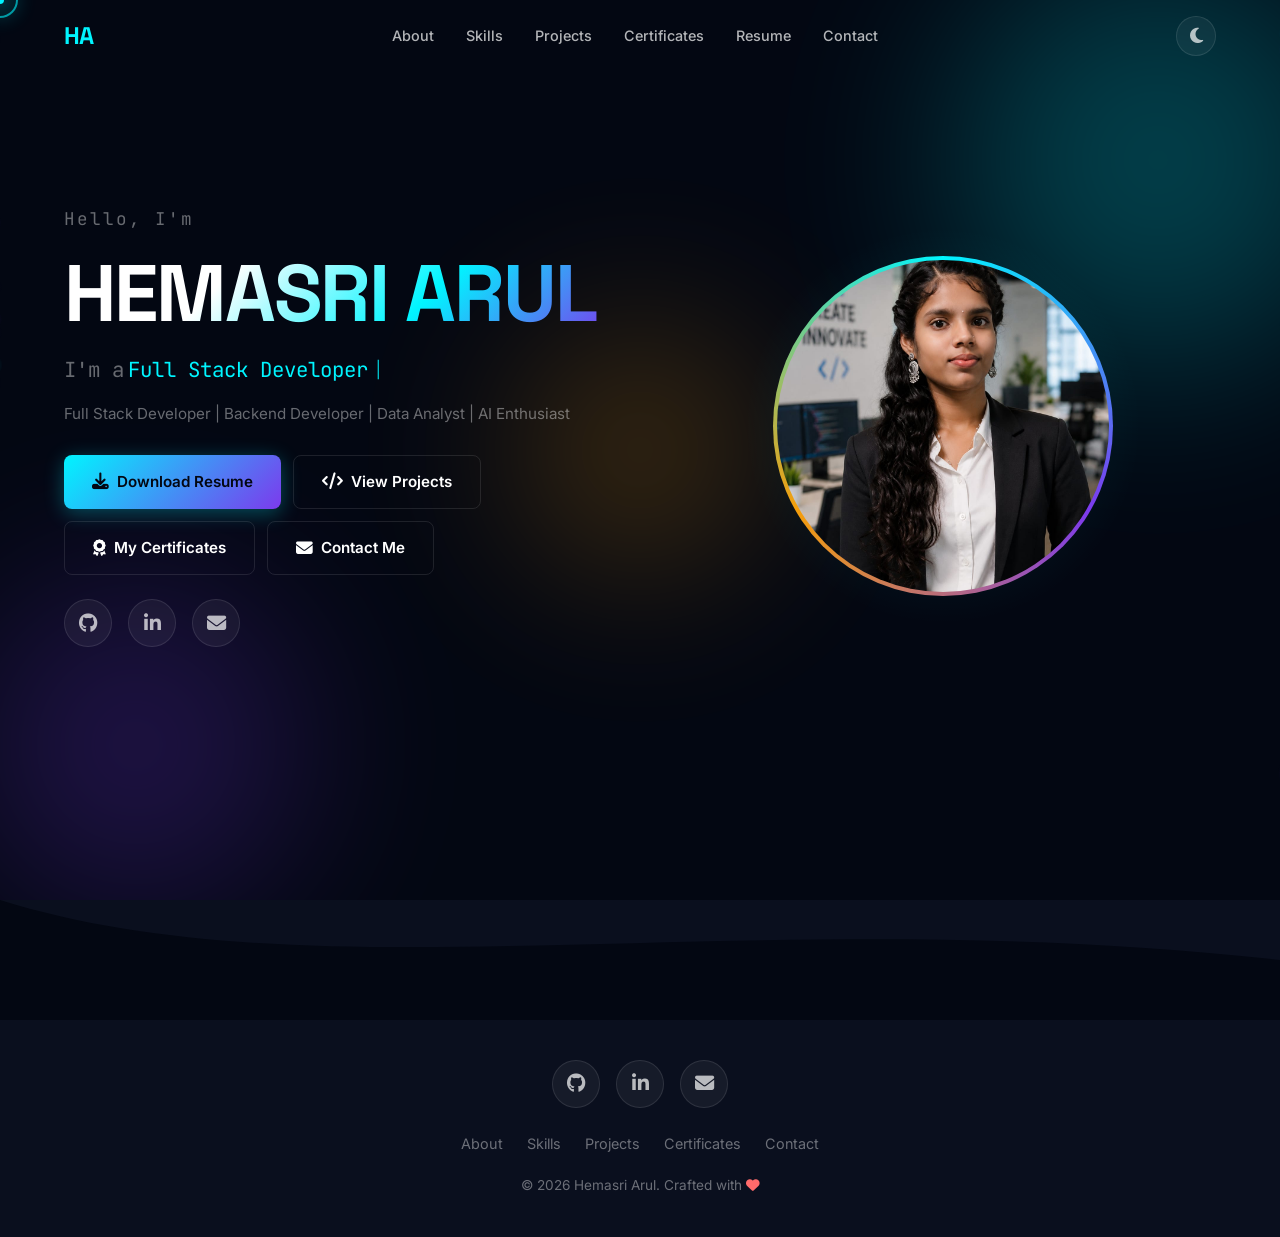
<file: index.html>
<!DOCTYPE html>
<html lang="en" data-theme="dark">
<head>
  <meta charset="UTF-8">
  <meta name="viewport" content="width=device-width, initial-scale=1.0">
  <meta name="description" content="Hemasri Arul - Full Stack Developer & AI Enthusiast. Premium portfolio showcasing projects, skills, and achievements.">
  <meta name="keywords" content="Hemasri Arul, Full Stack Developer, Portfolio, Web Developer, Data Analyst, AI">
  <meta name="author" content="Hemasri Arul">
  <meta property="og:title" content="Hemasri Arul | Portfolio">
  <meta property="og:description" content="Full Stack Developer & AI Enthusiast">
  <meta property="og:type" content="website">
  <meta name="theme-color" content="#00F5FF">
  <link rel="preconnect" href="https://fonts.googleapis.com">
  <link rel="preconnect" href="https://fonts.gstatic.com" crossorigin>
  <link href="https://fonts.googleapis.com/css2?family=Inter:wght@300;400;500;600;700;800;900&family=Space+Grotesk:wght@400;500;600;700&family=JetBrains+Mono:wght@400;500&display=swap" rel="stylesheet">
  <link rel="stylesheet" href="https://cdnjs.cloudflare.com/ajax/libs/font-awesome/6.5.0/css/all.min.css">
  <link rel="stylesheet" href="css/style.css">
  <link rel="stylesheet" href="css/animations.css">
  <link rel="stylesheet" href="css/responsive.css">
  <title>Hemasri Arul | Full Stack Developer</title>
</head>
<body>

  <div id="loader" class="loader" role="status" aria-label="Loading">
    <div class="loader-inner">
      <div class="loader-initials">HA</div>
      <div class="loader-bar-track">
        <div class="loader-bar" id="loaderBar"></div>
      </div>
      <p class="loader-text">Loading Portfolio...</p>
    </div>
  </div>

  <div class="cursor-outer" id="cursorOuter"></div>
  <div class="cursor-inner" id="cursorInner"></div>
  <canvas id="cursorTrail" class="cursor-trail"></canvas>

  <div class="scroll-progress" id="scrollProgress" role="progressbar" aria-label="Scroll progress">
    <div class="scroll-progress-bar" id="scrollProgressBar"></div>
  </div>

  <header class="header" id="header" role="banner">
    <nav class="nav container" role="navigation" aria-label="Main navigation">
      <a href="index.html" class="nav-logo" aria-label="Home">HA</a>
      <div class="nav-links" id="navLinks">
        <a href="about.html" class="nav-link">About</a>
        <a href="skills.html" class="nav-link">Skills</a>
        <a href="projects.html" class="nav-link">Projects</a>
        <a href="certificates.html" class="nav-link">Certificates</a>
        <a href="resume.html" class="nav-link">Resume</a>
        <a href="contact.html" class="nav-link">Contact</a>
      </div>
      <div class="nav-actions">
        <button class="theme-toggle" id="themeToggle" aria-label="Toggle theme">
          <i class="fas fa-moon" id="themeIcon"></i>
        </button>
        <button class="nav-hamburger" id="navHamburger" aria-label="Menu" aria-expanded="false">
          <span></span><span></span><span></span>
        </button>
      </div>
    </nav>
  </header>

  <section id="hero" class="hero section" aria-label="Home">
    <canvas id="particleCanvas" class="hero-particles"></canvas>
    <div class="hero-bg-circles">
      <div class="hero-circle hero-circle-1"></div>
      <div class="hero-circle hero-circle-2"></div>
      <div class="hero-circle hero-circle-3"></div>
    </div>

    <div class="container hero-content">
      <div class="hero-text">
        <p class="hero-greeting">Hello, I'm</p>
        <h1 class="hero-name">HEMASRI ARUL</h1>
        <div class="hero-typing">
          <span class="hero-typing-static">I'm a </span>
          <span class="hero-typing-dynamic" id="typingText">Full Stack Developer</span>
          <span class="hero-typing-cursor">|</span>
        </div>
        <p class="hero-tagline">Full Stack Developer | Backend Developer | Data Analyst | AI Enthusiast</p>
        <div class="hero-buttons">
          <a href="resume/Hemasri_Arul_Resume.pdf" class="btn btn-primary" id="downloadResume" download><i class="fas fa-download"></i> Download Resume</a>
          <a href="projects.html" class="btn btn-outline"><i class="fas fa-code"></i> View Projects</a>
          <a href="certificates.html" class="btn btn-outline"><i class="fas fa-award"></i> My Certificates</a>
          <a href="contact.html" class="btn btn-outline"><i class="fas fa-envelope"></i> Contact Me</a>
        </div>
        <div class="hero-socials">
          <a href="https://github.com/arulhemasri21-code" target="_blank" rel="noopener" class="social-icon" aria-label="GitHub"><i class="fab fa-github"></i></a>
          <a href="https://www.linkedin.com/in/hemasri-a-61a139381" target="_blank" rel="noopener" class="social-icon" aria-label="LinkedIn"><i class="fab fa-linkedin-in"></i></a>
          <a href="mailto:arulhemasri21@gmail.com" class="social-icon" aria-label="Email"><i class="fas fa-envelope"></i></a>
        </div>
      </div>
      <div class="hero-image-wrapper">
        <div class="hero-image-glow"></div>
        <div class="hero-image-ring">
          <div class="hero-image-ring-inner">
            <img src="images/profile.jpg" alt="Hemasri Arul" class="hero-image" id="heroImage" onerror="this.style.display='none'; document.querySelector('.hero-image-ring').classList.add('no-image')">
            <div class="hero-image-placeholder">
              <span>HA</span>
            </div>
          </div>
        </div>
      </div>
    </div>

  </section>

  <footer class="footer" role="contentinfo">
    <div class="footer-wave">
      <svg viewBox="0 0 1200 120" preserveAspectRatio="none">
        <path d="M0,0 C300,100 700,0 1200,60 L1200,120 L0,120 Z" class="wave-path"></path>
      </svg>
    </div>
    <div class="container footer-content">
      <div class="footer-socials">
        <a href="https://github.com/arulhemasri21-code" target="_blank" rel="noopener" class="social-icon" aria-label="GitHub"><i class="fab fa-github"></i></a>
        <a href="https://www.linkedin.com/in/hemasri-a-61a139381" target="_blank" rel="noopener" class="social-icon" aria-label="LinkedIn"><i class="fab fa-linkedin-in"></i></a>
        <a href="mailto:arulhemasri21@gmail.com" class="social-icon" aria-label="Email"><i class="fas fa-envelope"></i></a>
      </div>
      <div class="footer-links">
        <a href="about.html">About</a>
        <a href="skills.html">Skills</a>
        <a href="projects.html">Projects</a>
        <a href="certificates.html">Certificates</a>
        <a href="contact.html">Contact</a>
      </div>
      <p class="footer-copy">
        &copy; <span id="footerYear">2024</span> Hemasri Arul. Crafted with <i class="fas fa-heart" style="color: #ff6b6b;"></i>
      </p>
    </div>
    <button class="back-to-top" id="backToTop" aria-label="Back to top">
      <i class="fas fa-rocket"></i>
    </button>
  </footer>

  <script src="js/particles.js"></script>
  <script src="js/cursor.js"></script>
  <script src="js/typing.js"></script>
  <script src="js/script.js"></script>
</body>
</html>
</file>
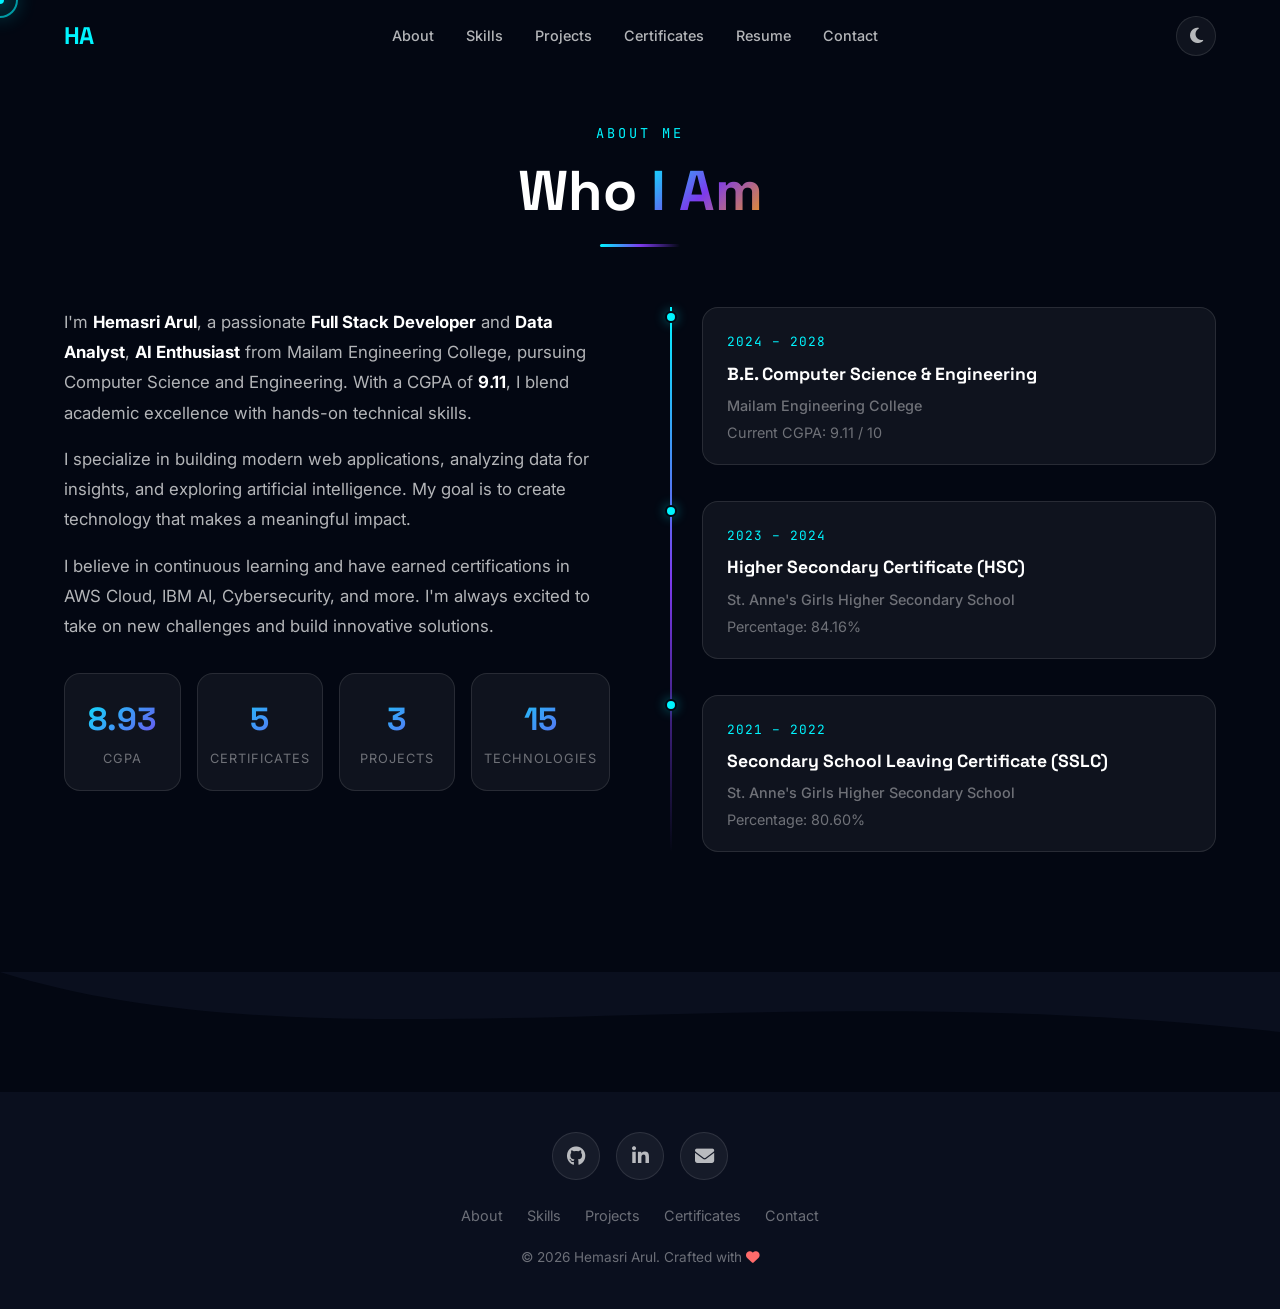
<file: about.html>
<!DOCTYPE html>
<html lang="en" data-theme="dark">
<head>
  <meta charset="UTF-8">
  <meta name="viewport" content="width=device-width, initial-scale=1.0">
  <meta name="description" content="About Hemasri Arul - Full Stack Developer & AI Enthusiast">
  <meta name="author" content="Hemasri Arul">
  <meta name="theme-color" content="#00F5FF">
  <link rel="preconnect" href="https://fonts.googleapis.com">
  <link rel="preconnect" href="https://fonts.gstatic.com" crossorigin>
  <link href="https://fonts.googleapis.com/css2?family=Inter:wght@300;400;500;600;700;800;900&family=Space+Grotesk:wght@400;500;600;700&family=JetBrains+Mono:wght@400;500&display=swap" rel="stylesheet">
  <link rel="stylesheet" href="https://cdnjs.cloudflare.com/ajax/libs/font-awesome/6.5.0/css/all.min.css">
  <link rel="stylesheet" href="css/style.css">
  <link rel="stylesheet" href="css/animations.css">
  <link rel="stylesheet" href="css/responsive.css">
  <title>About | Hemasri Arul</title>
</head>
<body>

  <div class="cursor-outer" id="cursorOuter"></div>
  <div class="cursor-inner" id="cursorInner"></div>
  <canvas id="cursorTrail" class="cursor-trail"></canvas>

  <header class="header" id="header" role="banner">
    <nav class="nav container" role="navigation" aria-label="Main navigation">
      <a href="index.html" class="nav-logo" aria-label="Home">HA</a>
      <div class="nav-links" id="navLinks">
        <a href="about.html" class="nav-link active">About</a>
        <a href="skills.html" class="nav-link">Skills</a>
        <a href="projects.html" class="nav-link">Projects</a>
        <a href="certificates.html" class="nav-link">Certificates</a>
        <a href="resume.html" class="nav-link">Resume</a>
        <a href="contact.html" class="nav-link">Contact</a>
      </div>
      <div class="nav-actions">
        <button class="theme-toggle" id="themeToggle" aria-label="Toggle theme">
          <i class="fas fa-moon" id="themeIcon"></i>
        </button>
        <button class="nav-hamburger" id="navHamburger" aria-label="Menu" aria-expanded="false">
          <span></span><span></span><span></span>
        </button>
      </div>
    </nav>
  </header>

  <section id="about" class="about section" aria-label="About me">
    <div class="container">
      <div class="section-header">
        <span class="section-subtitle">About Me</span>
        <h2 class="section-title">Who <span class="gradient-text">I Am</span></h2>
        <div class="section-divider"></div>
      </div>
      <div class="about-content">
        <div class="about-text reveal">
          <p>I'm <strong>Hemasri Arul</strong>, a passionate <strong>Full Stack Developer</strong> and <strong>Data Analyst</strong>, <strong>AI Enthusiast</strong> from Mailam Engineering College, pursuing Computer Science and Engineering. With a CGPA of <strong>9.11</strong>, I blend academic excellence with hands-on technical skills.</p>
          <p>I specialize in building modern web applications, analyzing data for insights, and exploring artificial intelligence. My goal is to create technology that makes a meaningful impact.</p>
          <p>I believe in continuous learning and have earned certifications in AWS Cloud, IBM AI, Cybersecurity, and more. I'm always excited to take on new challenges and build innovative solutions.</p>
          <div class="about-stats">
            <div class="stat-item">
              <span class="stat-number counter" data-target="9.11" data-decimal="true">0</span>
              <span class="stat-label">CGPA</span>
            </div>
            <div class="stat-item">
              <span class="stat-number counter" data-target="5">0</span>
              <span class="stat-label">Certificates</span>
            </div>
            <div class="stat-item">
              <span class="stat-number counter" data-target="3">0</span>
              <span class="stat-label">Projects</span>
            </div>
            <div class="stat-item">
              <span class="stat-number counter" data-target="15">0</span>
              <span class="stat-label">Technologies</span>
            </div>
          </div>
        </div>
        <div class="about-timeline reveal">
          <div class="timeline-item">
            <div class="timeline-dot"></div>
            <div class="timeline-content">
              <span class="timeline-date">2024 – 2028</span>
              <h3>B.E. Computer Science & Engineering</h3>
              <p class="timeline-sub">Mailam Engineering College</p>
              <p>Current CGPA: 9.11 / 10</p>
            </div>
          </div>
          <div class="timeline-item">
            <div class="timeline-dot"></div>
            <div class="timeline-content">
              <span class="timeline-date">2023 – 2024</span>
              <h3>Higher Secondary Certificate (HSC)</h3>
              <p class="timeline-sub">St. Anne's Girls Higher Secondary School</p>
              <p>Percentage: 84.16%</p>
            </div>
          </div>
          <div class="timeline-item">
            <div class="timeline-dot"></div>
            <div class="timeline-content">
              <span class="timeline-date">2021 – 2022</span>
              <h3>Secondary School Leaving Certificate (SSLC)</h3>
              <p class="timeline-sub">St. Anne's Girls Higher Secondary School</p>
              <p>Percentage: 80.60%</p>
            </div>
          </div>
        </div>
      </div>
    </div>
  </section>

  <footer class="footer" role="contentinfo">
    <div class="footer-wave">
      <svg viewBox="0 0 1200 120" preserveAspectRatio="none">
        <path d="M0,0 C300,100 700,0 1200,60 L1200,120 L0,120 Z" class="wave-path"></path>
      </svg>
    </div>
    <div class="container footer-content">
      <div class="footer-socials">
        <a href="https://github.com/arulhemasri21-code" target="_blank" rel="noopener" class="social-icon" aria-label="GitHub"><i class="fab fa-github"></i></a>
        <a href="https://www.linkedin.com/in/hemasri-a-61a139381" target="_blank" rel="noopener" class="social-icon" aria-label="LinkedIn"><i class="fab fa-linkedin-in"></i></a>
        <a href="mailto:arulhemasri21@gmail.com" class="social-icon" aria-label="Email"><i class="fas fa-envelope"></i></a>
      </div>
      <div class="footer-links">
        <a href="about.html">About</a>
        <a href="skills.html">Skills</a>
        <a href="projects.html">Projects</a>
        <a href="certificates.html">Certificates</a>
        <a href="contact.html">Contact</a>
      </div>
      <p class="footer-copy">
        &copy; <span id="footerYear">2024</span> Hemasri Arul. Crafted with <i class="fas fa-heart" style="color: #ff6b6b;"></i>
      </p>
    </div>
    <button class="back-to-top" id="backToTop" aria-label="Back to top">
      <i class="fas fa-rocket"></i>
    </button>
  </footer>

  <script src="js/particles.js"></script>
  <script src="js/cursor.js"></script>
  <script src="js/typing.js"></script>
  <script src="js/script.js"></script>
</body>
</html>
</file>
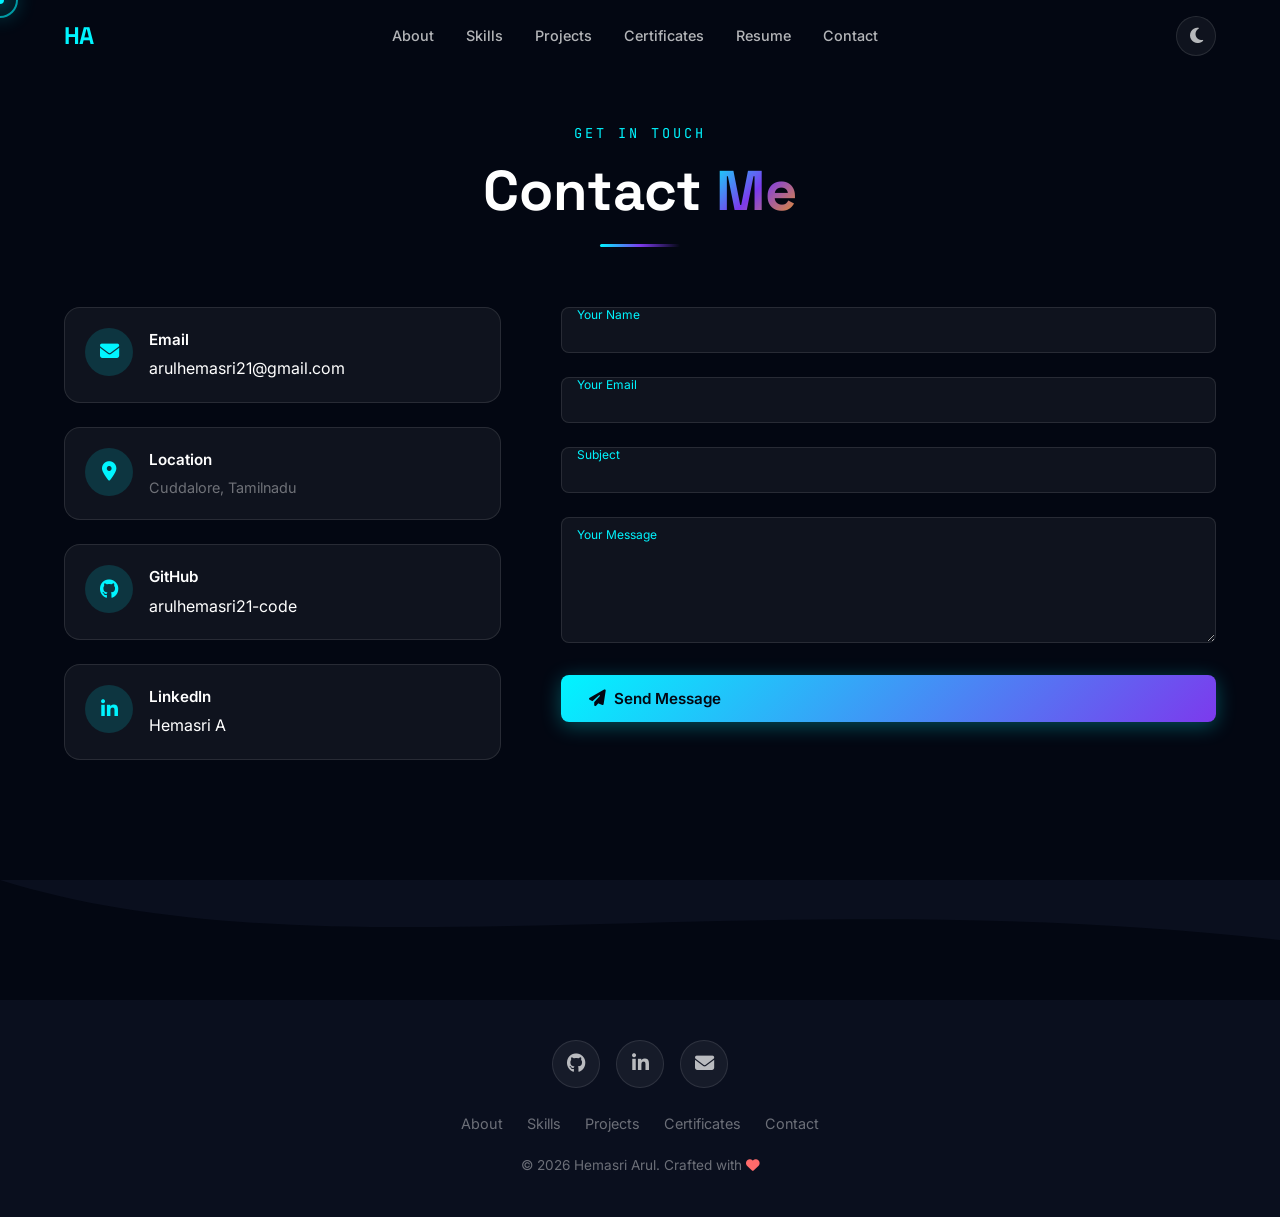
<file: contact.html>
<!DOCTYPE html>
<html lang="en" data-theme="dark">
<head>
  <meta charset="UTF-8">
  <meta name="viewport" content="width=device-width, initial-scale=1.0">
  <meta name="description" content="Contact Hemasri Arul - Full Stack Developer & AI Enthusiast">
  <meta name="author" content="Hemasri Arul">
  <meta name="theme-color" content="#00F5FF">
  <link rel="preconnect" href="https://fonts.googleapis.com">
  <link rel="preconnect" href="https://fonts.gstatic.com" crossorigin>
  <link href="https://fonts.googleapis.com/css2?family=Inter:wght@300;400;500;600;700;800;900&family=Space+Grotesk:wght@400;500;600;700&family=JetBrains+Mono:wght@400;500&display=swap" rel="stylesheet">
  <link rel="stylesheet" href="https://cdnjs.cloudflare.com/ajax/libs/font-awesome/6.5.0/css/all.min.css">
  <link rel="stylesheet" href="css/style.css">
  <link rel="stylesheet" href="css/animations.css">
  <link rel="stylesheet" href="css/responsive.css">
  <title>Contact | Hemasri Arul</title>
</head>
<body>

  <div class="cursor-outer" id="cursorOuter"></div>
  <div class="cursor-inner" id="cursorInner"></div>
  <canvas id="cursorTrail" class="cursor-trail"></canvas>

  <header class="header" id="header" role="banner">
    <nav class="nav container" role="navigation" aria-label="Main navigation">
      <a href="index.html" class="nav-logo" aria-label="Home">HA</a>
      <div class="nav-links" id="navLinks">
        <a href="about.html" class="nav-link">About</a>
        <a href="skills.html" class="nav-link">Skills</a>
        <a href="projects.html" class="nav-link">Projects</a>
        <a href="certificates.html" class="nav-link">Certificates</a>
        <a href="resume.html" class="nav-link">Resume</a>
        <a href="contact.html" class="nav-link active">Contact</a>
      </div>
      <div class="nav-actions">
        <button class="theme-toggle" id="themeToggle" aria-label="Toggle theme">
          <i class="fas fa-moon" id="themeIcon"></i>
        </button>
        <button class="nav-hamburger" id="navHamburger" aria-label="Menu" aria-expanded="false">
          <span></span><span></span><span></span>
        </button>
      </div>
    </nav>
  </header>

  <section id="contact" class="contact section" aria-label="Contact">
    <div class="container">
      <div class="section-header">
        <span class="section-subtitle">Get In Touch</span>
        <h2 class="section-title">Contact <span class="gradient-text">Me</span></h2>
        <div class="section-divider"></div>
      </div>
      <div class="contact-content reveal">
        <div class="contact-info">
          <a href="mailto:arulhemasri21@gmail.com" class="contact-item">
            <div class="contact-icon"><i class="fas fa-envelope"></i></div>
            <div>
              <h4>Email</h4>
              <span>arulhemasri21@gmail.com</span>
            </div>
          </a>
          <div class="contact-item">
            <div class="contact-icon"><i class="fas fa-map-marker-alt"></i></div>
            <div>
              <h4>Location</h4>
              <p>Cuddalore, Tamilnadu</p>
            </div>
          </div>
          <a href="https://github.com/arulhemasri21-code" target="_blank" rel="noopener" class="contact-item">
            <div class="contact-icon"><i class="fab fa-github"></i></div>
            <div>
              <h4>GitHub</h4>
              <span>arulhemasri21-code</span>
            </div>
          </a>
          <a href="https://www.linkedin.com/in/hemasri-a-61a139381" target="_blank" rel="noopener" class="contact-item">
            <div class="contact-icon"><i class="fab fa-linkedin-in"></i></div>
            <div>
              <h4>LinkedIn</h4>
              <span>Hemasri A</span>
            </div>
          </a>
        </div>
        <form class="contact-form" id="contactForm" novalidate>
          <div class="form-group floating-label">
            <input type="text" id="formName" class="form-input" required autocomplete="name">
            <label for="formName">Your Name</label>
            <span class="form-error"></span>
          </div>
          <div class="form-group floating-label">
            <input type="email" id="formEmail" class="form-input" required autocomplete="email">
            <label for="formEmail">Your Email</label>
            <span class="form-error"></span>
          </div>
          <div class="form-group floating-label">
            <input type="text" id="formSubject" class="form-input" required>
            <label for="formSubject">Subject</label>
            <span class="form-error"></span>
          </div>
          <div class="form-group floating-label">
            <textarea id="formMessage" class="form-input form-textarea" required rows="5"></textarea>
            <label for="formMessage">Your Message</label>
            <span class="form-error"></span>
          </div>
          <button type="submit" class="btn btn-primary btn-glow btn-ripple" id="formSubmit">
            <i class="fas fa-paper-plane"></i> Send Message
          </button>
        </form>
      </div>
    </div>
  </section>

  <footer class="footer" role="contentinfo">
    <div class="footer-wave">
      <svg viewBox="0 0 1200 120" preserveAspectRatio="none">
        <path d="M0,0 C300,100 700,0 1200,60 L1200,120 L0,120 Z" class="wave-path"></path>
      </svg>
    </div>
    <div class="container footer-content">
      <div class="footer-socials">
        <a href="https://github.com/arulhemasri21-code" target="_blank" rel="noopener" class="social-icon" aria-label="GitHub"><i class="fab fa-github"></i></a>
        <a href="https://www.linkedin.com/in/hemasri-a-61a139381" target="_blank" rel="noopener" class="social-icon" aria-label="LinkedIn"><i class="fab fa-linkedin-in"></i></a>
        <a href="mailto:arulhemasri21@gmail.com" class="social-icon" aria-label="Email"><i class="fas fa-envelope"></i></a>
      </div>
      <div class="footer-links">
        <a href="about.html">About</a>
        <a href="skills.html">Skills</a>
        <a href="projects.html">Projects</a>
        <a href="certificates.html">Certificates</a>
        <a href="contact.html">Contact</a>
      </div>
      <p class="footer-copy">
        &copy; <span id="footerYear">2024</span> Hemasri Arul. Crafted with <i class="fas fa-heart" style="color: #ff6b6b;"></i>
      </p>
    </div>
    <button class="back-to-top" id="backToTop" aria-label="Back to top">
      <i class="fas fa-rocket"></i>
    </button>
  </footer>

  <script src="js/particles.js"></script>
  <script src="js/cursor.js"></script>
  <script src="js/typing.js"></script>
  <script src="js/script.js"></script>
</body>
</html>
</file>
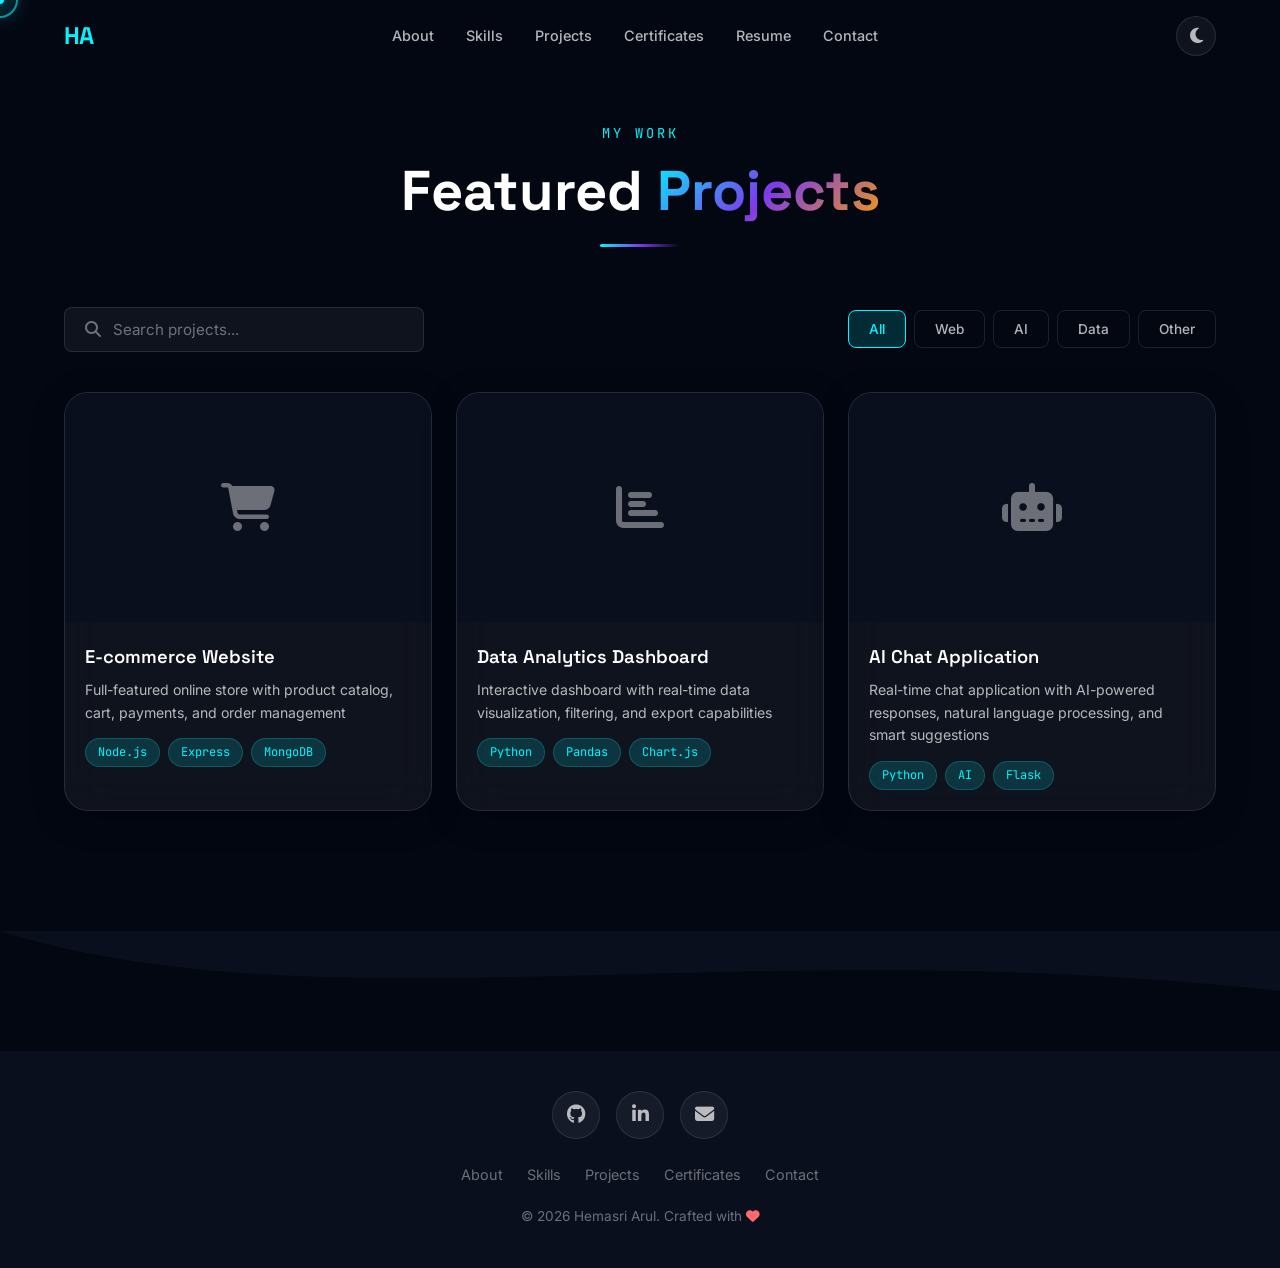
<file: projects.html>
<!DOCTYPE html>
<html lang="en" data-theme="dark">
<head>
  <meta charset="UTF-8">
  <meta name="viewport" content="width=device-width, initial-scale=1.0">
  <meta name="description" content="Projects by Hemasri Arul - Full Stack Developer & AI Enthusiast">
  <meta name="author" content="Hemasri Arul">
  <meta name="theme-color" content="#00F5FF">
  <link rel="preconnect" href="https://fonts.googleapis.com">
  <link rel="preconnect" href="https://fonts.gstatic.com" crossorigin>
  <link href="https://fonts.googleapis.com/css2?family=Inter:wght@300;400;500;600;700;800;900&family=Space+Grotesk:wght@400;500;600;700&family=JetBrains+Mono:wght@400;500&display=swap" rel="stylesheet">
  <link rel="stylesheet" href="https://cdnjs.cloudflare.com/ajax/libs/font-awesome/6.5.0/css/all.min.css">
  <link rel="stylesheet" href="css/style.css">
  <link rel="stylesheet" href="css/animations.css">
  <link rel="stylesheet" href="css/responsive.css">
  <title>Projects | Hemasri Arul</title>
</head>
<body>

  <div class="cursor-outer" id="cursorOuter"></div>
  <div class="cursor-inner" id="cursorInner"></div>
  <canvas id="cursorTrail" class="cursor-trail"></canvas>

  <header class="header" id="header" role="banner">
    <nav class="nav container" role="navigation" aria-label="Main navigation">
      <a href="index.html" class="nav-logo" aria-label="Home">HA</a>
      <div class="nav-links" id="navLinks">
        <a href="about.html" class="nav-link">About</a>
        <a href="skills.html" class="nav-link">Skills</a>
        <a href="projects.html" class="nav-link active">Projects</a>
        <a href="certificates.html" class="nav-link">Certificates</a>
        <a href="resume.html" class="nav-link">Resume</a>
        <a href="contact.html" class="nav-link">Contact</a>
      </div>
      <div class="nav-actions">
        <button class="theme-toggle" id="themeToggle" aria-label="Toggle theme">
          <i class="fas fa-moon" id="themeIcon"></i>
        </button>
        <button class="nav-hamburger" id="navHamburger" aria-label="Menu" aria-expanded="false">
          <span></span><span></span><span></span>
        </button>
      </div>
    </nav>
  </header>

  <section id="projects" class="projects section" aria-label="Projects">
    <div class="container">
      <div class="section-header">
        <span class="section-subtitle">My Work</span>
        <h2 class="section-title">Featured <span class="gradient-text">Projects</span></h2>
        <div class="section-divider"></div>
      </div>
      <div class="projects-filter reveal">
        <div class="projects-search">
          <i class="fas fa-search"></i>
          <input type="text" id="projectSearch" placeholder="Search projects..." aria-label="Search projects">
        </div>
        <div class="filter-buttons">
          <button class="filter-btn active" data-filter="all">All</button>
          <button class="filter-btn" data-filter="web">Web</button>
          <button class="filter-btn" data-filter="ai">AI</button>
          <button class="filter-btn" data-filter="data">Data</button>
          <button class="filter-btn" data-filter="other">Other</button>
        </div>
      </div>
      <div class="projects-grid" id="projectsGrid">
        <div class="project-card glass-card reveal" data-category="web" data-tilt>
          <div class="project-image">
            <div class="project-image-placeholder">
              <i class="fas fa-shopping-cart"></i>
            </div>
            <div class="project-overlay">
              <a href="#" class="project-link" aria-label="GitHub"><i class="fab fa-github"></i></a>
              <a href="#" class="project-link" aria-label="Live Demo"><i class="fas fa-external-link-alt"></i></a>
            </div>
          </div>
          <div class="project-info">
            <h3 class="project-title">E-commerce Website</h3>
            <p class="project-desc">Full-featured online store with product catalog, cart, payments, and order management</p>
            <div class="project-tags">
              <span class="project-tag">Node.js</span>
              <span class="project-tag">Express</span>
              <span class="project-tag">MongoDB</span>
            </div>
          </div>
        </div>
        <div class="project-card glass-card reveal" data-category="data" data-tilt>
          <div class="project-image">
            <div class="project-image-placeholder">
              <i class="fas fa-chart-bar"></i>
            </div>
            <div class="project-overlay">
              <a href="#" class="project-link" aria-label="GitHub"><i class="fab fa-github"></i></a>
              <a href="#" class="project-link" aria-label="Live Demo"><i class="fas fa-external-link-alt"></i></a>
            </div>
          </div>
          <div class="project-info">
            <h3 class="project-title">Data Analytics Dashboard</h3>
            <p class="project-desc">Interactive dashboard with real-time data visualization, filtering, and export capabilities</p>
            <div class="project-tags">
              <span class="project-tag">Python</span>
              <span class="project-tag">Pandas</span>
              <span class="project-tag">Chart.js</span>
            </div>
          </div>
        </div>
        <div class="project-card glass-card reveal" data-category="ai" data-tilt>
          <div class="project-image">
            <div class="project-image-placeholder">
              <i class="fas fa-robot"></i>
            </div>
            <div class="project-overlay">
              <a href="#" class="project-link" aria-label="GitHub"><i class="fab fa-github"></i></a>
              <a href="#" class="project-link" aria-label="Live Demo"><i class="fas fa-external-link-alt"></i></a>
            </div>
          </div>
          <div class="project-info">
            <h3 class="project-title">AI Chat Application</h3>
            <p class="project-desc">Real-time chat application with AI-powered responses, natural language processing, and smart suggestions</p>
            <div class="project-tags">
              <span class="project-tag">Python</span>
              <span class="project-tag">AI</span>
              <span class="project-tag">Flask</span>
            </div>
          </div>
        </div>
      </div>
    </div>
  </section>

  <footer class="footer" role="contentinfo">
    <div class="footer-wave">
      <svg viewBox="0 0 1200 120" preserveAspectRatio="none">
        <path d="M0,0 C300,100 700,0 1200,60 L1200,120 L0,120 Z" class="wave-path"></path>
      </svg>
    </div>
    <div class="container footer-content">
      <div class="footer-socials">
        <a href="https://github.com/arulhemasri21-code" target="_blank" rel="noopener" class="social-icon" aria-label="GitHub"><i class="fab fa-github"></i></a>
        <a href="https://www.linkedin.com/in/hemasri-a-61a139381" target="_blank" rel="noopener" class="social-icon" aria-label="LinkedIn"><i class="fab fa-linkedin-in"></i></a>
        <a href="mailto:arulhemasri21@gmail.com" class="social-icon" aria-label="Email"><i class="fas fa-envelope"></i></a>
      </div>
      <div class="footer-links">
        <a href="about.html">About</a>
        <a href="skills.html">Skills</a>
        <a href="projects.html">Projects</a>
        <a href="certificates.html">Certificates</a>
        <a href="contact.html">Contact</a>
      </div>
      <p class="footer-copy">
        &copy; <span id="footerYear">2024</span> Hemasri Arul. Crafted with <i class="fas fa-heart" style="color: #ff6b6b;"></i>
      </p>
    </div>
    <button class="back-to-top" id="backToTop" aria-label="Back to top">
      <i class="fas fa-rocket"></i>
    </button>
  </footer>

  <script src="js/particles.js"></script>
  <script src="js/cursor.js"></script>
  <script src="js/typing.js"></script>
  <script src="js/script.js"></script>
</body>
</html>
</file>
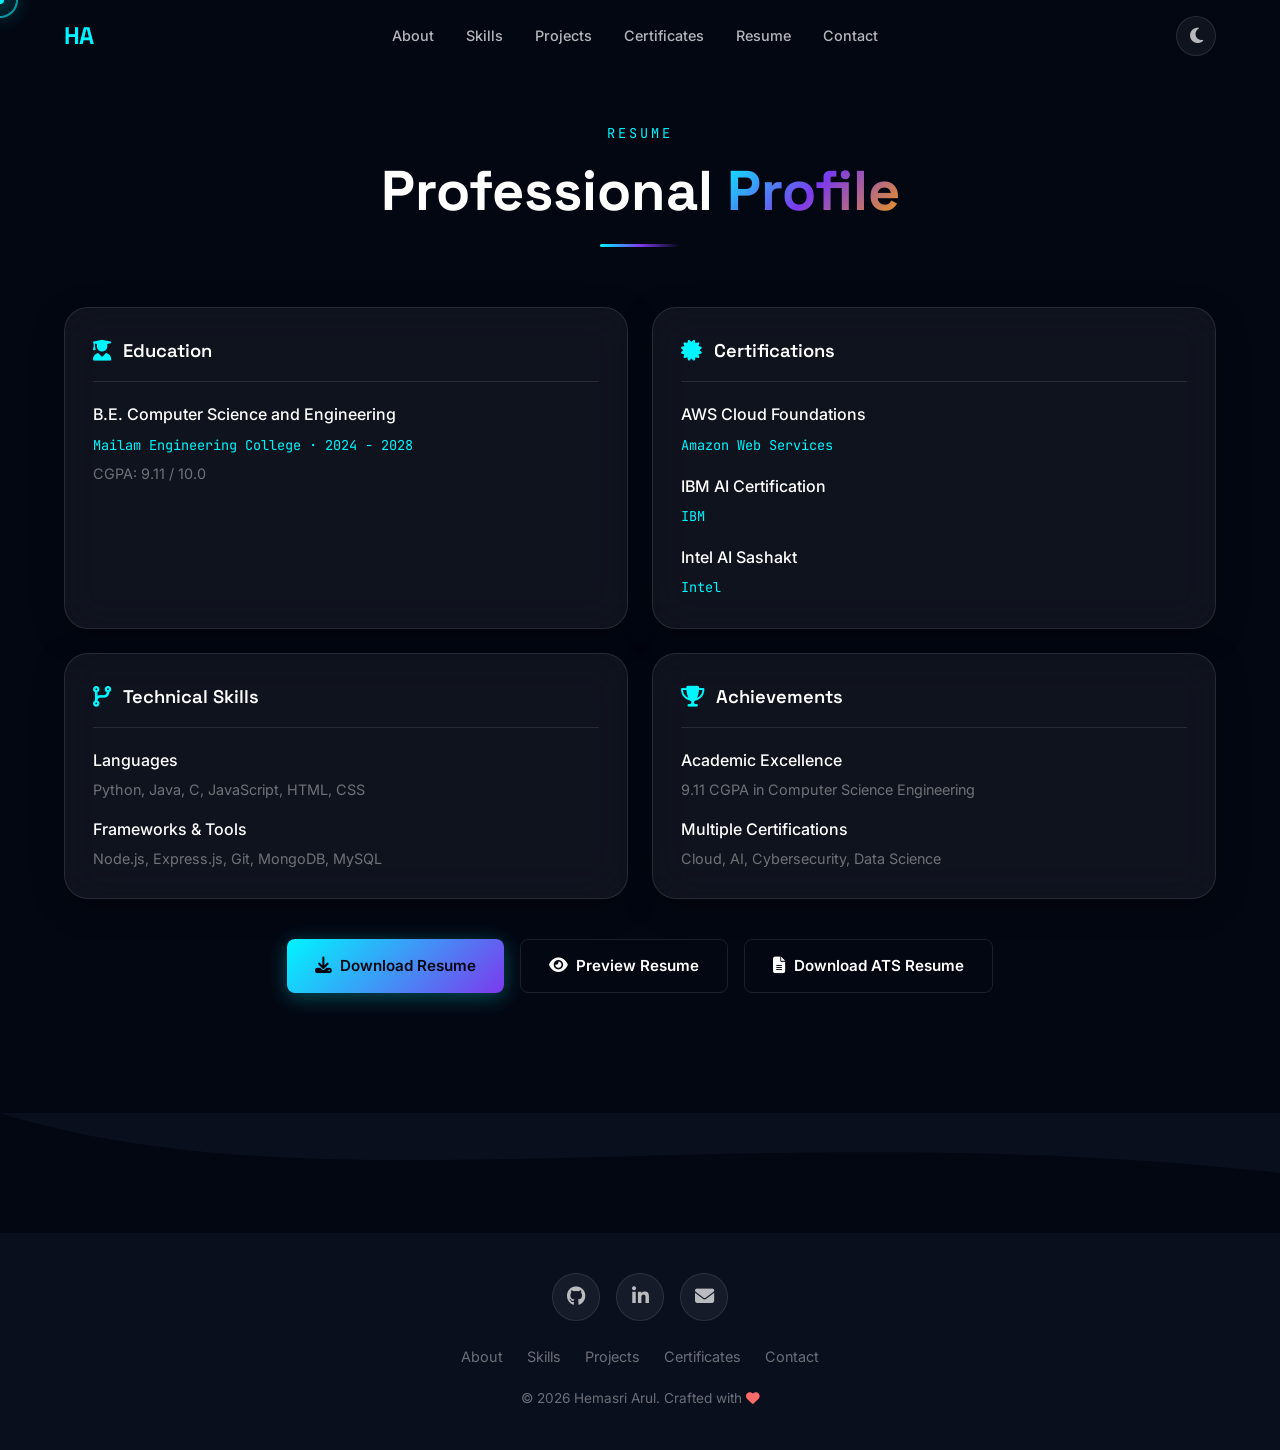
<file: resume.html>
<!DOCTYPE html>
<html lang="en" data-theme="dark">
<head>
  <meta charset="UTF-8">
  <meta name="viewport" content="width=device-width, initial-scale=1.0">
  <meta name="description" content="Resume of Hemasri Arul - Full Stack Developer & AI Enthusiast">
  <meta name="author" content="Hemasri Arul">
  <meta name="theme-color" content="#00F5FF">
  <link rel="preconnect" href="https://fonts.googleapis.com">
  <link rel="preconnect" href="https://fonts.gstatic.com" crossorigin>
  <link href="https://fonts.googleapis.com/css2?family=Inter:wght@300;400;500;600;700;800;900&family=Space+Grotesk:wght@400;500;600;700&family=JetBrains+Mono:wght@400;500&display=swap" rel="stylesheet">
  <link rel="stylesheet" href="https://cdnjs.cloudflare.com/ajax/libs/font-awesome/6.5.0/css/all.min.css">
  <link rel="stylesheet" href="css/style.css">
  <link rel="stylesheet" href="css/animations.css">
  <link rel="stylesheet" href="css/responsive.css">
  <title>Resume | Hemasri Arul</title>
</head>
<body>

  <div class="cursor-outer" id="cursorOuter"></div>
  <div class="cursor-inner" id="cursorInner"></div>
  <canvas id="cursorTrail" class="cursor-trail"></canvas>

  <header class="header" id="header" role="banner">
    <nav class="nav container" role="navigation" aria-label="Main navigation">
      <a href="index.html" class="nav-logo" aria-label="Home">HA</a>
      <div class="nav-links" id="navLinks">
        <a href="about.html" class="nav-link">About</a>
        <a href="skills.html" class="nav-link">Skills</a>
        <a href="projects.html" class="nav-link">Projects</a>
        <a href="certificates.html" class="nav-link">Certificates</a>
        <a href="resume.html" class="nav-link active">Resume</a>
        <a href="contact.html" class="nav-link">Contact</a>
      </div>
      <div class="nav-actions">
        <button class="theme-toggle" id="themeToggle" aria-label="Toggle theme">
          <i class="fas fa-moon" id="themeIcon"></i>
        </button>
        <button class="nav-hamburger" id="navHamburger" aria-label="Menu" aria-expanded="false">
          <span></span><span></span><span></span>
        </button>
      </div>
    </nav>
  </header>

  <section id="resume" class="resume section" aria-label="Resume">
    <div class="container">
      <div class="section-header">
        <span class="section-subtitle">Resume</span>
        <h2 class="section-title">Professional <span class="gradient-text">Profile</span></h2>
        <div class="section-divider"></div>
      </div>
      <div class="resume-content reveal">
        <div class="resume-card glass-card">
          <div class="resume-header">
            <i class="fas fa-user-graduate"></i>
            <h3>Education</h3>
          </div>
          <div class="resume-body">
            <div class="resume-item">
              <h4>B.E. Computer Science and Engineering</h4>
              <span class="resume-meta">Mailam Engineering College · 2024 - 2028</span>
              <p>CGPA: 9.11 / 10.0</p>
            </div>
          </div>
        </div>
        <div class="resume-card glass-card">
          <div class="resume-header">
            <i class="fas fa-certificate"></i>
            <h3>Certifications</h3>
          </div>
          <div class="resume-body">
            <div class="resume-item">
              <h4>AWS Cloud Foundations</h4>
              <span class="resume-meta">Amazon Web Services</span>
            </div>
            <div class="resume-item">
              <h4>IBM AI Certification</h4>
              <span class="resume-meta">IBM</span>
            </div>
            <div class="resume-item">
              <h4>Intel AI Sashakt</h4>
              <span class="resume-meta">Intel</span>
            </div>
          </div>
        </div>
        <div class="resume-card glass-card">
          <div class="resume-header">
            <i class="fas fa-code-branch"></i>
            <h3>Technical Skills</h3>
          </div>
          <div class="resume-body">
            <div class="resume-item">
              <h4>Languages</h4>
              <p>Python, Java, C, JavaScript, HTML, CSS</p>
            </div>
            <div class="resume-item">
              <h4>Frameworks & Tools</h4>
              <p>Node.js, Express.js, Git, MongoDB, MySQL</p>
            </div>
          </div>
        </div>
        <div class="resume-card glass-card">
          <div class="resume-header">
            <i class="fas fa-trophy"></i>
            <h3>Achievements</h3>
          </div>
          <div class="resume-body">
            <div class="resume-item">
              <h4>Academic Excellence</h4>
              <p>9.11 CGPA in Computer Science Engineering</p>
            </div>
            <div class="resume-item">
              <h4>Multiple Certifications</h4>
              <p>Cloud, AI, Cybersecurity, Data Science</p>
            </div>
          </div>
        </div>
      </div>
      <div class="resume-actions reveal">
        <a href="resume/Hemasri_Arul_Resume.pdf" class="btn btn-primary btn-glow" id="resumeDownload" download>
          <i class="fas fa-download"></i> Download Resume
        </a>
        <a href="resume/Hemasri_Arul_Resume.pdf" class="btn btn-outline" target="_blank">
          <i class="fas fa-eye"></i> Preview Resume
        </a>
        <a href="resume/Hemasri_Arul_Resume.pdf" class="btn btn-outline" id="resumeAtsDownload" download>
          <i class="fas fa-file-alt"></i> Download ATS Resume
        </a>
      </div>
    </div>
  </section>

  <footer class="footer" role="contentinfo">
    <div class="footer-wave">
      <svg viewBox="0 0 1200 120" preserveAspectRatio="none">
        <path d="M0,0 C300,100 700,0 1200,60 L1200,120 L0,120 Z" class="wave-path"></path>
      </svg>
    </div>
    <div class="container footer-content">
      <div class="footer-socials">
        <a href="https://github.com/arulhemasri21-code" target="_blank" rel="noopener" class="social-icon" aria-label="GitHub"><i class="fab fa-github"></i></a>
        <a href="https://www.linkedin.com/in/hemasri-a-61a139381" target="_blank" rel="noopener" class="social-icon" aria-label="LinkedIn"><i class="fab fa-linkedin-in"></i></a>
        <a href="mailto:arulhemasri21@gmail.com" class="social-icon" aria-label="Email"><i class="fas fa-envelope"></i></a>
      </div>
      <div class="footer-links">
        <a href="about.html">About</a>
        <a href="skills.html">Skills</a>
        <a href="projects.html">Projects</a>
        <a href="certificates.html">Certificates</a>
        <a href="contact.html">Contact</a>
      </div>
      <p class="footer-copy">
        &copy; <span id="footerYear">2024</span> Hemasri Arul. Crafted with <i class="fas fa-heart" style="color: #ff6b6b;"></i>
      </p>
    </div>
    <button class="back-to-top" id="backToTop" aria-label="Back to top">
      <i class="fas fa-rocket"></i>
    </button>
  </footer>

  <script src="js/particles.js"></script>
  <script src="js/cursor.js"></script>
  <script src="js/typing.js"></script>
  <script src="js/script.js"></script>
</body>
</html>
</file>
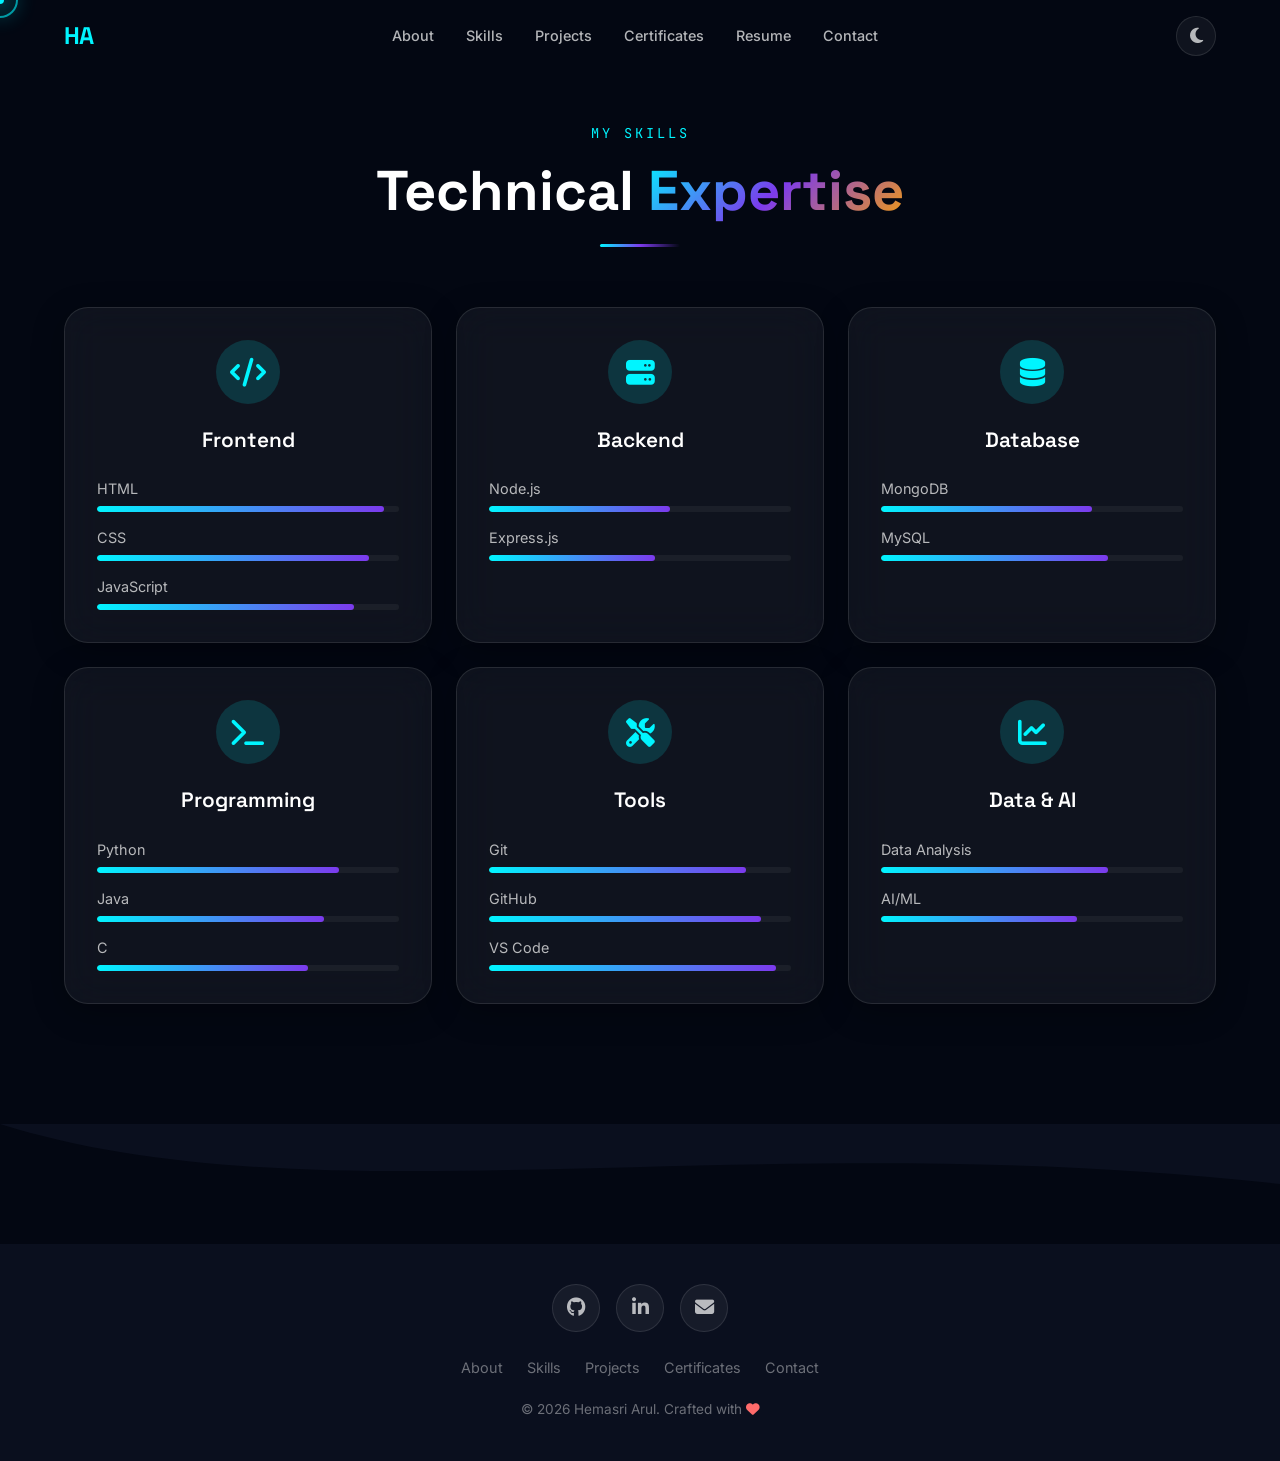
<file: skills.html>
<!DOCTYPE html>
<html lang="en" data-theme="dark">
<head>
  <meta charset="UTF-8">
  <meta name="viewport" content="width=device-width, initial-scale=1.0">
  <meta name="description" content="Skills of Hemasri Arul - Full Stack Developer & AI Enthusiast">
  <meta name="author" content="Hemasri Arul">
  <meta name="theme-color" content="#00F5FF">
  <link rel="preconnect" href="https://fonts.googleapis.com">
  <link rel="preconnect" href="https://fonts.gstatic.com" crossorigin>
  <link href="https://fonts.googleapis.com/css2?family=Inter:wght@300;400;500;600;700;800;900&family=Space+Grotesk:wght@400;500;600;700&family=JetBrains+Mono:wght@400;500&display=swap" rel="stylesheet">
  <link rel="stylesheet" href="https://cdnjs.cloudflare.com/ajax/libs/font-awesome/6.5.0/css/all.min.css">
  <link rel="stylesheet" href="css/style.css">
  <link rel="stylesheet" href="css/animations.css">
  <link rel="stylesheet" href="css/responsive.css">
  <title>Skills | Hemasri Arul</title>
</head>
<body>

  <div class="cursor-outer" id="cursorOuter"></div>
  <div class="cursor-inner" id="cursorInner"></div>
  <canvas id="cursorTrail" class="cursor-trail"></canvas>

  <header class="header" id="header" role="banner">
    <nav class="nav container" role="navigation" aria-label="Main navigation">
      <a href="index.html" class="nav-logo" aria-label="Home">HA</a>
      <div class="nav-links" id="navLinks">
        <a href="about.html" class="nav-link">About</a>
        <a href="skills.html" class="nav-link active">Skills</a>
        <a href="projects.html" class="nav-link">Projects</a>
        <a href="certificates.html" class="nav-link">Certificates</a>
        <a href="resume.html" class="nav-link">Resume</a>
        <a href="contact.html" class="nav-link">Contact</a>
      </div>
      <div class="nav-actions">
        <button class="theme-toggle" id="themeToggle" aria-label="Toggle theme">
          <i class="fas fa-moon" id="themeIcon"></i>
        </button>
        <button class="nav-hamburger" id="navHamburger" aria-label="Menu" aria-expanded="false">
          <span></span><span></span><span></span>
        </button>
      </div>
    </nav>
  </header>

  <section id="skills" class="skills section" aria-label="Skills">
    <div class="container">
      <div class="section-header">
        <span class="section-subtitle">My Skills</span>
        <h2 class="section-title">Technical <span class="gradient-text">Expertise</span></h2>
        <div class="section-divider"></div>
      </div>
      <div class="skills-grid">
        <div class="skill-card glass-card reveal" data-tilt>
          <div class="skill-icon"><i class="fas fa-code"></i></div>
          <h3 class="skill-title">Frontend</h3>
          <div class="skill-items">
            <div class="skill-item">
              <span>HTML</span>
              <div class="skill-bar"><div class="skill-fill" data-width="95"></div></div>
            </div>
            <div class="skill-item">
              <span>CSS</span>
              <div class="skill-bar"><div class="skill-fill" data-width="90"></div></div>
            </div>
            <div class="skill-item">
              <span>JavaScript</span>
              <div class="skill-bar"><div class="skill-fill" data-width="85"></div></div>
            </div>
          </div>
        </div>
        <div class="skill-card glass-card reveal" data-tilt>
          <div class="skill-icon"><i class="fas fa-server"></i></div>
          <h3 class="skill-title">Backend</h3>
          <div class="skill-items">
            <div class="skill-item">
              <span>Node.js</span>
              <div class="skill-bar"><div class="skill-fill" data-width="60"></div></div>
            </div>
            <div class="skill-item">
              <span>Express.js</span>
              <div class="skill-bar"><div class="skill-fill" data-width="55"></div></div>
            </div>
          </div>
        </div>
        <div class="skill-card glass-card reveal" data-tilt>
          <div class="skill-icon"><i class="fas fa-database"></i></div>
          <h3 class="skill-title">Database</h3>
          <div class="skill-items">
            <div class="skill-item">
              <span>MongoDB</span>
              <div class="skill-bar"><div class="skill-fill" data-width="70"></div></div>
            </div>
            <div class="skill-item">
              <span>MySQL</span>
              <div class="skill-bar"><div class="skill-fill" data-width="75"></div></div>
            </div>
          </div>
        </div>
        <div class="skill-card glass-card reveal" data-tilt>
          <div class="skill-icon"><i class="fas fa-terminal"></i></div>
          <h3 class="skill-title">Programming</h3>
          <div class="skill-items">
            <div class="skill-item">
              <span>Python</span>
              <div class="skill-bar"><div class="skill-fill" data-width="80"></div></div>
            </div>
            <div class="skill-item">
              <span>Java</span>
              <div class="skill-bar"><div class="skill-fill" data-width="75"></div></div>
            </div>
            <div class="skill-item">
              <span>C</span>
              <div class="skill-bar"><div class="skill-fill" data-width="70"></div></div>
            </div>
          </div>
        </div>
        <div class="skill-card glass-card reveal" data-tilt>
          <div class="skill-icon"><i class="fas fa-tools"></i></div>
          <h3 class="skill-title">Tools</h3>
          <div class="skill-items">
            <div class="skill-item">
              <span>Git</span>
              <div class="skill-bar"><div class="skill-fill" data-width="85"></div></div>
            </div>
            <div class="skill-item">
              <span>GitHub</span>
              <div class="skill-bar"><div class="skill-fill" data-width="90"></div></div>
            </div>
            <div class="skill-item">
              <span>VS Code</span>
              <div class="skill-bar"><div class="skill-fill" data-width="95"></div></div>
            </div>
          </div>
        </div>
        <div class="skill-card glass-card reveal" data-tilt>
          <div class="skill-icon"><i class="fas fa-chart-line"></i></div>
          <h3 class="skill-title">Data & AI</h3>
          <div class="skill-items">
            <div class="skill-item">
              <span>Data Analysis</span>
              <div class="skill-bar"><div class="skill-fill" data-width="75"></div></div>
            </div>
            <div class="skill-item">
              <span>AI/ML</span>
              <div class="skill-bar"><div class="skill-fill" data-width="65"></div></div>
            </div>
          </div>
        </div>
      </div>
    </div>
  </section>

  <footer class="footer" role="contentinfo">
    <div class="footer-wave">
      <svg viewBox="0 0 1200 120" preserveAspectRatio="none">
        <path d="M0,0 C300,100 700,0 1200,60 L1200,120 L0,120 Z" class="wave-path"></path>
      </svg>
    </div>
    <div class="container footer-content">
      <div class="footer-socials">
        <a href="https://github.com/arulhemasri21-code" target="_blank" rel="noopener" class="social-icon" aria-label="GitHub"><i class="fab fa-github"></i></a>
        <a href="https://www.linkedin.com/in/hemasri-a-61a139381" target="_blank" rel="noopener" class="social-icon" aria-label="LinkedIn"><i class="fab fa-linkedin-in"></i></a>
        <a href="mailto:arulhemasri21@gmail.com" class="social-icon" aria-label="Email"><i class="fas fa-envelope"></i></a>
      </div>
      <div class="footer-links">
        <a href="about.html">About</a>
        <a href="skills.html">Skills</a>
        <a href="projects.html">Projects</a>
        <a href="certificates.html">Certificates</a>
        <a href="contact.html">Contact</a>
      </div>
      <p class="footer-copy">
        &copy; <span id="footerYear">2024</span> Hemasri Arul. Crafted with <i class="fas fa-heart" style="color: #ff6b6b;"></i>
      </p>
    </div>
    <button class="back-to-top" id="backToTop" aria-label="Back to top">
      <i class="fas fa-rocket"></i>
    </button>
  </footer>

  <script src="js/particles.js"></script>
  <script src="js/cursor.js"></script>
  <script src="js/typing.js"></script>
  <script src="js/script.js"></script>
</body>
</html>
</file>
<file: css/style.css>
/* =============================================
   CSS ROOT VARIABLES
   ============================================= */
:root {
  --bg-primary: #030712;
  --bg-secondary: #0a0f1e;
  --bg-card: rgba(255, 255, 255, 0.05);
  --bg-card-hover: rgba(255, 255, 255, 0.1);
  --border-glass: rgba(255, 255, 255, 0.1);
  --border-glass-hover: rgba(0, 245, 255, 0.3);
  --primary: #00F5FF;
  --primary-dim: rgba(0, 245, 255, 0.15);
  --primary-glow: rgba(0, 245, 255, 0.4);
  --secondary: #7C3AED;
  --secondary-dim: rgba(124, 58, 237, 0.2);
  --accent: #F59E0B;
  --accent-dim: rgba(245, 158, 11, 0.2);
  --text-primary: #ffffff;
  --text-secondary: rgba(255, 255, 255, 0.7);
  --text-muted: rgba(255, 255, 255, 0.4);
  --font-sans: 'Inter', -apple-system, BlinkMacSystemFont, 'Segoe UI', sans-serif;
  --font-display: 'Space Grotesk', 'Inter', sans-serif;
  --font-mono: 'JetBrains Mono', 'Fira Code', monospace;
  --shadow-card: 0 8px 32px rgba(0, 0, 0, 0.3);
  --shadow-glow: 0 0 30px rgba(0, 245, 255, 0.15);
  --radius-sm: 8px;
  --radius-md: 16px;
  --radius-lg: 24px;
  --radius-xl: 32px;
  --transition: 0.3s cubic-bezier(0.4, 0, 0.2, 1);
  --transition-slow: 0.5s cubic-bezier(0.4, 0, 0.2, 1);
  --nav-height: 72px;
}

[data-theme="light"] {
  --bg-primary: #f0f4ff;
  --bg-secondary: #e8edf8;
  --bg-card: rgba(255, 255, 255, 0.7);
  --bg-card-hover: rgba(255, 255, 255, 0.9);
  --border-glass: rgba(0, 0, 0, 0.08);
  --border-glass-hover: rgba(0, 245, 255, 0.4);
  --text-primary: #0a0f1e;
  --text-secondary: rgba(10, 15, 30, 0.7);
  --text-muted: rgba(10, 15, 30, 0.4);
  --shadow-card: 0 8px 32px rgba(0, 0, 0, 0.08);
  --shadow-glow: 0 0 30px rgba(0, 245, 255, 0.1);
}

/* =============================================
   RESET & BASE
   ============================================= */
*, *::before, *::after {
  margin: 0;
  padding: 0;
  box-sizing: border-box;
}

html {
  font-size: 16px;
  -webkit-font-smoothing: antialiased;
  -moz-osx-font-smoothing: grayscale;
}

body {
  font-family: var(--font-sans);
  background: var(--bg-primary);
  color: var(--text-primary);
  line-height: 1.6;
  overflow-x: hidden;
  cursor: none;
  transition: background var(--transition), color var(--transition);
}

a {
  text-decoration: none;
  color: inherit;
}

ul { list-style: none; }

img {
  max-width: 100%;
  display: block;
}

button {
  cursor: none;
  border: none;
  outline: none;
  font-family: inherit;
  background: none;
}

input, textarea {
  font-family: inherit;
  outline: none;
  border: none;
}

::selection {
  background: var(--primary);
  color: var(--bg-primary);
}

::-webkit-scrollbar { width: 6px; }
::-webkit-scrollbar-track { background: var(--bg-primary); }
::-webkit-scrollbar-thumb { background: var(--primary-dim); border-radius: 3px; }
::-webkit-scrollbar-thumb:hover { background: var(--primary-glow); }

/* =============================================
   CONTAINER
   ============================================= */
.container {
  max-width: 1200px;
  margin: 0 auto;
  padding: 0 24px;
}

/* =============================================
   GLASS CARD
   ============================================= */
.glass-card {
  background: var(--bg-card);
  backdrop-filter: blur(20px);
  -webkit-backdrop-filter: blur(20px);
  border: 1px solid var(--border-glass);
  border-radius: var(--radius-lg);
  box-shadow: var(--shadow-card);
  transition: all var(--transition);
}

.glass-card:hover {
  background: var(--bg-card-hover);
  border-color: var(--border-glass-hover);
  box-shadow: var(--shadow-glow);
  transform: translateY(-4px);
}

/* =============================================
   SECTION
   ============================================= */
.section {
  padding: 120px 0;
  position: relative;
}

.section-header {
  text-align: center;
  margin-bottom: 60px;
}

.section-subtitle {
  display: inline-block;
  font-family: var(--font-mono);
  font-size: 0.85rem;
  color: var(--primary);
  letter-spacing: 3px;
  text-transform: uppercase;
  margin-bottom: 12px;
  position: relative;
}

.section-title {
  font-family: var(--font-display);
  font-size: clamp(2rem, 5vw, 3.5rem);
  font-weight: 700;
  line-height: 1.2;
}

.gradient-text {
  background: linear-gradient(135deg, var(--primary), var(--secondary), var(--accent));
  -webkit-background-clip: text;
  -webkit-text-fill-color: transparent;
  background-clip: text;
}

.section-divider {
  width: 80px;
  height: 3px;
  background: linear-gradient(90deg, var(--primary), var(--secondary), transparent);
  border-radius: 2px;
  margin: 20px auto 0;
}

/* =============================================
   BUTTONS
   ============================================= */
.btn {
  display: inline-flex;
  align-items: center;
  gap: 8px;
  padding: 14px 28px;
  font-family: var(--font-sans);
  font-size: 0.95rem;
  font-weight: 600;
  border-radius: var(--radius-sm);
  transition: all var(--transition);
  position: relative;
  overflow: hidden;
  white-space: nowrap;
}

.btn i {
  font-size: 1.1em;
}

.btn-primary {
  background: linear-gradient(135deg, var(--primary), var(--secondary));
  color: var(--bg-primary);
  box-shadow: 0 4px 20px rgba(0, 245, 255, 0.3);
}

.btn-primary:hover {
  transform: translateY(-2px);
  box-shadow: 0 8px 40px rgba(0, 245, 255, 0.4);
}

.btn-outline {
  background: transparent;
  color: var(--text-primary);
  border: 1px solid var(--border-glass);
}

.btn-outline:hover {
  border-color: var(--primary);
  background: var(--primary-dim);
  box-shadow: 0 0 30px rgba(0, 245, 255, 0.15);
  transform: translateY(-2px);
}

.btn-glow {
  animation: btnGlow 2s ease-in-out infinite;
}

.ripple-effect {
  position: absolute;
  border-radius: 50%;
  background: rgba(255, 255, 255, 0.4);
  transform: scale(0);
  animation: ripple 0.6s ease-out;
  pointer-events: none;
}

/* =============================================
   LOADING SCREEN
   ============================================= */
.loader {
  position: fixed;
  top: 0;
  left: 0;
  width: 100%;
  height: 100%;
  background: var(--bg-primary);
  display: flex;
  align-items: center;
  justify-content: center;
  z-index: 10000;
  transition: opacity 0.8s ease, visibility 0.8s ease;
}

.loader.hidden {
  opacity: 0;
  visibility: hidden;
  pointer-events: none;
}

.loader-inner {
  text-align: center;
}

.loader-initials {
  font-family: var(--font-display);
  font-size: 5rem;
  font-weight: 800;
  background: linear-gradient(135deg, var(--primary), var(--secondary), var(--accent));
  -webkit-background-clip: text;
  -webkit-text-fill-color: transparent;
  background-clip: text;
  animation: loaderPulse 1.5s ease-in-out infinite;
  letter-spacing: -4px;
}

.loader-bar-track {
  width: 280px;
  height: 3px;
  background: var(--bg-card);
  border-radius: 2px;
  margin: 30px auto 16px;
  overflow: hidden;
}

.loader-bar {
  width: 0%;
  height: 100%;
  background: linear-gradient(90deg, var(--primary), var(--secondary));
  border-radius: 2px;
  transition: width 0.3s ease;
}

.loader-text {
  font-family: var(--font-mono);
  font-size: 0.85rem;
  color: var(--text-muted);
  letter-spacing: 2px;
}

/* =============================================
   HEADER & NAVIGATION
   ============================================= */
.header {
  position: fixed;
  top: 0;
  left: 0;
  width: 100%;
  z-index: 1000;
  padding: 16px 0;
  transition: all var(--transition);
}

.header.scrolled {
  background: rgba(3, 7, 18, 0.85);
  backdrop-filter: blur(20px);
  -webkit-backdrop-filter: blur(20px);
  border-bottom: 1px solid var(--border-glass);
  padding: 8px 0;
}

[data-theme="light"] .header.scrolled {
  background: rgba(240, 244, 255, 0.85);
}

.nav {
  display: flex;
  align-items: center;
  justify-content: space-between;
}

.nav-logo {
  font-family: var(--font-display);
  font-size: 1.5rem;
  font-weight: 800;
  color: var(--primary);
  letter-spacing: -1px;
}

.nav-links {
  display: flex;
  align-items: center;
  gap: 32px;
}

.nav-link {
  font-size: 0.9rem;
  font-weight: 500;
  color: var(--text-secondary);
  transition: color var(--transition);
  position: relative;
}

.nav-link::after {
  content: '';
  position: absolute;
  bottom: -4px;
  left: 0;
  width: 0;
  height: 2px;
  background: var(--primary);
  transition: width var(--transition);
  border-radius: 1px;
}

.nav-link:hover,
.nav-link.active {
  color: var(--primary);
}

.nav-link:hover::after,
.nav-link.active::after {
  width: 100%;
}

.nav-actions {
  display: flex;
  align-items: center;
  gap: 16px;
}

.theme-toggle {
  width: 40px;
  height: 40px;
  display: flex;
  align-items: center;
  justify-content: center;
  border-radius: 50%;
  background: var(--bg-card);
  border: 1px solid var(--border-glass);
  color: var(--text-secondary);
  font-size: 1.1rem;
  transition: all var(--transition);
}

.theme-toggle:hover {
  border-color: var(--primary);
  color: var(--primary);
  background: var(--primary-dim);
}

.nav-hamburger {
  display: none;
  flex-direction: column;
  gap: 5px;
  padding: 8px;
}

.nav-hamburger span {
  display: block;
  width: 24px;
  height: 2px;
  background: var(--text-primary);
  border-radius: 2px;
  transition: all var(--transition);
}

.nav-hamburger.active span:nth-child(1) {
  transform: translateY(7px) rotate(45deg);
}

.nav-hamburger.active span:nth-child(2) {
  opacity: 0;
}

.nav-hamburger.active span:nth-child(3) {
  transform: translateY(-7px) rotate(-45deg);
}

/* =============================================
   SCROLL PROGRESS
   ============================================= */
.scroll-progress {
  position: fixed;
  top: 0;
  left: 0;
  width: 100%;
  height: 3px;
  z-index: 2000;
  background: transparent;
}

.scroll-progress-bar {
  height: 100%;
  width: 0%;
  background: linear-gradient(90deg, var(--primary), var(--secondary));
  transition: width 0.1s linear;
}

/* =============================================
   HERO SECTION
   ============================================= */
.hero {
  min-height: 100vh;
  display: flex;
  align-items: center;
  position: relative;
  overflow: hidden;
  padding-top: var(--nav-height);
}

.hero-particles {
  position: absolute;
  top: 0;
  left: 0;
  width: 100%;
  height: 100%;
  z-index: 1;
  pointer-events: none;
}

.hero-bg-circles {
  position: absolute;
  top: 0;
  left: 0;
  width: 100%;
  height: 100%;
  z-index: 0;
  overflow: hidden;
}

.hero-circle {
  position: absolute;
  border-radius: 50%;
  filter: blur(80px);
  opacity: 0.3;
  animation: heroCircleFloat 8s ease-in-out infinite;
}

.hero-circle-1 {
  width: 500px;
  height: 500px;
  background: radial-gradient(circle, var(--primary), transparent);
  top: -10%;
  right: -10%;
}

.hero-circle-2 {
  width: 400px;
  height: 400px;
  background: radial-gradient(circle, var(--secondary), transparent);
  bottom: -5%;
  left: -5%;
  animation-delay: -3s;
}

.hero-circle-3 {
  width: 300px;
  height: 300px;
  background: radial-gradient(circle, var(--accent), transparent);
  top: 50%;
  left: 50%;
  transform: translate(-50%, -50%);
  animation-delay: -6s;
}

.hero-content {
  position: relative;
  z-index: 2;
  display: grid;
  grid-template-columns: 1fr 1fr;
  align-items: center;
  gap: 60px;
  width: 100%;
}

.hero-text {
  display: flex;
  flex-direction: column;
  gap: 16px;
}

.hero-greeting {
  font-family: var(--font-mono);
  font-size: 1.1rem;
  color: var(--text-muted);
  letter-spacing: 2px;
}

.hero-name {
  font-family: var(--font-display);
  font-size: clamp(2.8rem, 7vw, 5rem);
  font-weight: 800;
  line-height: 1.1;
  letter-spacing: -2px;
  background: linear-gradient(135deg, #fff 30%, var(--primary), var(--secondary));
  -webkit-background-clip: text;
  -webkit-text-fill-color: transparent;
  background-clip: text;
}

.hero-typing {
  font-family: var(--font-mono);
  font-size: clamp(1rem, 2vw, 1.3rem);
  color: var(--text-secondary);
  min-height: 1.5em;
  display: flex;
  align-items: center;
  gap: 4px;
}

.hero-typing-static {
  color: var(--text-muted);
}

.hero-typing-dynamic {
  color: var(--primary);
}

.hero-typing-cursor {
  color: var(--primary);
  animation: blink 0.7s step-end infinite;
  font-weight: 100;
}

.hero-tagline {
  font-size: 0.95rem;
  color: var(--text-muted);
  line-height: 1.6;
}

.hero-buttons {
  display: flex;
  flex-wrap: wrap;
  gap: 12px;
  margin-top: 12px;
}

.hero-socials {
  display: flex;
  gap: 16px;
  margin-top: 8px;
}

.social-icon {
  width: 48px;
  height: 48px;
  display: flex;
  align-items: center;
  justify-content: center;
  border-radius: 50%;
  background: var(--bg-card);
  border: 1px solid var(--border-glass);
  color: var(--text-secondary);
  font-size: 1.2rem;
  transition: all var(--transition);
}

.social-icon:hover {
  border-color: var(--primary);
  color: var(--primary);
  background: var(--primary-dim);
  box-shadow: 0 0 30px var(--primary-glow);
  transform: translateY(-3px);
}

/* Hero Image */
.hero-image-wrapper {
  display: flex;
  align-items: center;
  justify-content: center;
  position: relative;
}

.hero-image-glow {
  position: absolute;
  width: 400px;
  height: 400px;
  border-radius: 50%;
  background: radial-gradient(circle, var(--primary-dim) 0%, transparent 70%);
  animation: glowPulse 3s ease-in-out infinite;
}

.hero-image-ring {
  width: 340px;
  height: 340px;
  border-radius: 50%;
  padding: 4px;
  background: conic-gradient(var(--primary), var(--secondary), var(--accent), var(--primary));
  position: relative;
}

.hero-image-ring-inner {
  width: 100%;
  height: 100%;
  border-radius: 50%;
  overflow: hidden;
  background: var(--bg-primary);
  display: flex;
  align-items: center;
  justify-content: center;
  position: relative;
}


.hero-image-placeholder {
  display: none;
  font-family: var(--font-display);
  font-size: 4rem;
  font-weight: 800;
  color: var(--primary);
  animation: float 6s ease-in-out infinite;
}

.hero-image-ring.no-image .hero-image-placeholder {
  display: block;
}

/* =============================================
   ABOUT SECTION
   ============================================= */
.about-content {
  display: grid;
  grid-template-columns: 1fr 1fr;
  gap: 60px;
  align-items: start;
}

.about-text p {
  color: var(--text-secondary);
  margin-bottom: 16px;
  font-size: 1.05rem;
  line-height: 1.8;
}

.about-text strong {
  color: var(--text-primary);
}

.about-stats {
  display: grid;
  grid-template-columns: repeat(4, 1fr);
  gap: 16px;
  margin-top: 32px;
}

.stat-item {
  text-align: center;
  padding: 20px 12px;
  background: var(--bg-card);
  border-radius: var(--radius-md);
  border: 1px solid var(--border-glass);
  transition: all var(--transition);
}

.stat-item:hover {
  border-color: var(--primary);
  background: var(--primary-dim);
  transform: translateY(-4px);
}

.stat-number {
  display: block;
  font-family: var(--font-display);
  font-size: 2rem;
  font-weight: 700;
  background: linear-gradient(135deg, var(--primary), var(--secondary));
  -webkit-background-clip: text;
  -webkit-text-fill-color: transparent;
  background-clip: text;
}

.stat-label {
  font-size: 0.8rem;
  color: var(--text-muted);
  margin-top: 4px;
  display: block;
  text-transform: uppercase;
  letter-spacing: 1px;
}

/* Timeline */
.about-timeline {
  position: relative;
  padding-left: 32px;
}

.about-timeline::before {
  content: '';
  position: absolute;
  left: 0;
  top: 0;
  width: 2px;
  height: 100%;
  background: linear-gradient(to bottom, var(--primary), var(--secondary), transparent);
}

.timeline-item {
  position: relative;
  padding-bottom: 36px;
}

.timeline-item:last-child {
  padding-bottom: 0;
}

.timeline-dot {
  position: absolute;
  left: -37px;
  top: 4px;
  width: 12px;
  height: 12px;
  border-radius: 50%;
  background: var(--primary);
  border: 2px solid var(--bg-primary);
  box-shadow: 0 0 12px var(--primary-glow);
}

.timeline-content {
  background: var(--bg-card);
  padding: 20px 24px;
  border-radius: var(--radius-md);
  border: 1px solid var(--border-glass);
  transition: all var(--transition);
}

.timeline-content:hover {
  border-color: var(--border-glass-hover);
  transform: translateX(4px);
}

.timeline-date {
  font-family: var(--font-mono);
  font-size: 0.8rem;
  color: var(--primary);
  letter-spacing: 1px;
}

.timeline-content h3 {
  font-family: var(--font-display);
  font-size: 1.1rem;
  margin: 6px 0;
}

.timeline-sub {
  font-size: 0.95rem;
  font-weight: 500;
  color: var(--text-primary);
  margin-bottom: 4px;
}

.timeline-content p {
  color: var(--text-muted);
  font-size: 0.9rem;
}

/* =============================================
   SKILLS SECTION
   ============================================= */
.skills-grid {
  display: grid;
  grid-template-columns: repeat(3, 1fr);
  gap: 24px;
}

.skill-card {
  padding: 32px;
  text-align: center;
  transition: all var(--transition);
  transform-style: preserve-3d;
}

.skill-card:hover {
  transform: translateY(-8px) rotateX(4deg) rotateY(-2deg);
}

.skill-icon {
  width: 64px;
  height: 64px;
  margin: 0 auto 20px;
  display: flex;
  align-items: center;
  justify-content: center;
  border-radius: 50%;
  background: var(--primary-dim);
  color: var(--primary);
  font-size: 1.8rem;
  transition: all var(--transition);
}

.skill-card:hover .skill-icon {
  background: linear-gradient(135deg, var(--primary), var(--secondary));
  color: var(--bg-primary);
  box-shadow: 0 0 30px var(--primary-glow);
}

.skill-title {
  font-family: var(--font-display);
  font-size: 1.3rem;
  font-weight: 600;
  margin-bottom: 20px;
}

.skill-items {
  text-align: left;
}

.skill-item {
  margin-bottom: 14px;
}

.skill-item:last-child {
  margin-bottom: 0;
}

.skill-item span {
  font-size: 0.9rem;
  color: var(--text-secondary);
  margin-bottom: 6px;
  display: block;
}

.skill-bar {
  width: 100%;
  height: 6px;
  background: var(--bg-card);
  border-radius: 3px;
  overflow: hidden;
}

.skill-fill {
  height: 100%;
  border-radius: 3px;
  background: linear-gradient(90deg, var(--primary), var(--secondary));
  width: 0;
  transition: width 1.5s cubic-bezier(0.4, 0, 0.2, 1);
}

/* =============================================
   PROJECTS SECTION
   ============================================= */
.projects-filter {
  display: flex;
  justify-content: space-between;
  align-items: center;
  margin-bottom: 40px;
  gap: 20px;
  flex-wrap: wrap;
}

.projects-search {
  display: flex;
  align-items: center;
  gap: 12px;
  background: var(--bg-card);
  padding: 12px 20px;
  border-radius: var(--radius-sm);
  border: 1px solid var(--border-glass);
  flex: 1;
  max-width: 360px;
  transition: all var(--transition);
}

.projects-search:focus-within {
  border-color: var(--primary);
  box-shadow: 0 0 20px var(--primary-glow);
}

.projects-search i {
  color: var(--text-muted);
}

.projects-search input {
  background: none;
  color: var(--text-primary);
  font-size: 0.95rem;
  width: 100%;
}

.projects-search input::placeholder {
  color: var(--text-muted);
}

.filter-buttons {
  display: flex;
  gap: 8px;
  flex-wrap: wrap;
}

.filter-btn {
  padding: 10px 20px;
  font-size: 0.85rem;
  font-weight: 500;
  color: var(--text-secondary);
  border-radius: var(--radius-sm);
  border: 1px solid var(--border-glass);
  transition: all var(--transition);
}

.filter-btn:hover,
.filter-btn.active {
  background: var(--primary-dim);
  color: var(--primary);
  border-color: var(--primary);
}

.projects-grid {
  display: grid;
  grid-template-columns: repeat(3, 1fr);
  gap: 24px;
}

.project-card {
  overflow: hidden;
  transition: all var(--transition);
  transform-style: preserve-3d;
}

.project-card:hover {
  transform: translateY(-8px) rotateX(2deg) rotateY(-2deg);
}

.project-image {
  width: 100%;
  aspect-ratio: 16/10;
  overflow: hidden;
  position: relative;
}

.project-image-placeholder {
  width: 100%;
  height: 100%;
  display: flex;
  align-items: center;
  justify-content: center;
  background: var(--bg-secondary);
  color: var(--text-muted);
  font-size: 3rem;
}

.project-overlay {
  position: absolute;
  top: 0;
  left: 0;
  width: 100%;
  height: 100%;
  background: rgba(3, 7, 18, 0.8);
  backdrop-filter: blur(4px);
  display: flex;
  align-items: center;
  justify-content: center;
  gap: 20px;
  opacity: 0;
  transition: opacity var(--transition);
}

.project-card:hover .project-overlay {
  opacity: 1;
}

.project-link {
  width: 52px;
  height: 52px;
  display: flex;
  align-items: center;
  justify-content: center;
  border-radius: 50%;
  background: var(--primary-dim);
  color: var(--primary);
  font-size: 1.3rem;
  border: 1px solid var(--primary);
  transition: all var(--transition);
  transform: translateY(20px);
}

.project-card:hover .project-link {
  transform: translateY(0);
}

.project-link:hover {
  background: var(--primary);
  color: var(--bg-primary);
  box-shadow: 0 0 30px var(--primary-glow);
}

.project-info {
  padding: 20px;
}

.project-title {
  font-family: var(--font-display);
  font-size: 1.15rem;
  font-weight: 600;
  margin-bottom: 8px;
}

.project-desc {
  font-size: 0.88rem;
  color: var(--text-secondary);
  margin-bottom: 14px;
  line-height: 1.6;
}

.project-tags {
  display: flex;
  flex-wrap: wrap;
  gap: 8px;
}

.project-tag {
  padding: 4px 12px;
  font-size: 0.75rem;
  font-family: var(--font-mono);
  background: var(--primary-dim);
  color: var(--primary);
  border-radius: 20px;
  border: 1px solid rgba(0, 245, 255, 0.2);
}

/* =============================================
   CERTIFICATES SECTION
   ============================================= */
.certificates-grid {
  display: grid;
  grid-template-columns: repeat(3, 1fr);
  gap: 24px;
}

.cert-card {
  padding: 32px;
  text-align: center;
  transition: all var(--transition);
}

.cert-card:hover {
  transform: translateY(-8px);
}

.cert-icon {
  width: 72px;
  height: 72px;
  margin: 0 auto 20px;
  display: flex;
  align-items: center;
  justify-content: center;
  border-radius: 50%;
  background: var(--primary-dim);
  color: var(--primary);
  font-size: 2rem;
  transition: all var(--transition);
}

.cert-card:hover .cert-icon {
  background: linear-gradient(135deg, var(--primary), var(--secondary));
  color: var(--bg-primary);
  box-shadow: 0 0 30px var(--primary-glow);
  transform: scale(1.1);
}

.cert-title {
  font-family: var(--font-display);
  font-size: 1.1rem;
  font-weight: 600;
  margin-bottom: 6px;
}

.cert-org {
  font-size: 0.9rem;
  color: var(--text-muted);
  margin-bottom: 20px;
}

.cert-view {
  padding: 10px 24px;
  font-size: 0.85rem;
  font-weight: 500;
  color: var(--primary);
  border: 1px solid var(--primary);
  border-radius: var(--radius-sm);
  transition: all var(--transition);
}

.cert-view:hover {
  background: var(--primary);
  color: var(--bg-primary);
  box-shadow: 0 0 20px var(--primary-glow);
}

/* =============================================
   MODAL
   ============================================= */
.modal {
  position: fixed;
  top: 0;
  left: 0;
  width: 100%;
  height: 100%;
  z-index: 9000;
  display: flex;
  align-items: center;
  justify-content: center;
  opacity: 0;
  visibility: hidden;
  transition: all var(--transition);
}

.modal.active {
  opacity: 1;
  visibility: visible;
}

.modal-backdrop {
  position: absolute;
  top: 0;
  left: 0;
  width: 100%;
  height: 100%;
  background: rgba(3, 7, 18, 0.9);
  backdrop-filter: blur(20px);
}

.modal-content {
  position: relative;
  max-width: 800px;
  width: 90%;
  max-height: 90vh;
  overflow-y: auto;
  z-index: 1;
  transform: scale(0.9);
  transition: transform var(--transition-slow);
}

.modal.active .modal-content {
  transform: scale(1);
}

.modal-close {
  position: absolute;
  top: 16px;
  right: 16px;
  width: 44px;
  height: 44px;
  display: flex;
  align-items: center;
  justify-content: center;
  font-size: 1.5rem;
  color: var(--text-primary);
  background: var(--bg-card);
  border-radius: 50%;
  border: 1px solid var(--border-glass);
  z-index: 2;
  transition: all var(--transition);
}

.modal-close:hover {
  border-color: #ff6b6b;
  color: #ff6b6b;
}

.modal-nav {
  position: absolute;
  top: 50%;
  transform: translateY(-50%);
  width: 48px;
  height: 48px;
  display: flex;
  align-items: center;
  justify-content: center;
  font-size: 1.2rem;
  color: var(--text-primary);
  background: var(--bg-card);
  border-radius: 50%;
  border: 1px solid var(--border-glass);
  z-index: 2;
  transition: all var(--transition);
}

.modal-nav:hover {
  border-color: var(--primary);
  color: var(--primary);
}

.modal-prev { left: 16px; }
.modal-next { right: 16px; }

.modal-image-wrapper {
  background: var(--bg-secondary);
  border-radius: var(--radius-lg);
  overflow: hidden;
  min-height: 400px;
  display: flex;
  align-items: center;
  justify-content: center;
}

.modal-cert-image {
  display: none;
  max-width: 100%;
  max-height: 70vh;
  object-fit: contain;
  border-radius: var(--radius-md);
}

.modal-image-placeholder {
  text-align: center;
  padding: 60px;
}

.modal-image-placeholder i {
  font-size: 4rem;
  color: var(--primary);
  margin-bottom: 20px;
}

.modal-image-placeholder h3 {
  font-family: var(--font-display);
  font-size: 1.5rem;
  margin-bottom: 8px;
}

.modal-image-placeholder p {
  color: var(--text-muted);
}

/* =============================================
   RESUME SECTION
   ============================================= */
.resume-content {
  display: grid;
  grid-template-columns: repeat(2, 1fr);
  gap: 24px;
  margin-bottom: 40px;
}

.resume-card {
  padding: 28px;
}

.resume-header {
  display: flex;
  align-items: center;
  gap: 12px;
  margin-bottom: 20px;
  padding-bottom: 16px;
  border-bottom: 1px solid var(--border-glass);
}

.resume-header i {
  font-size: 1.3rem;
  color: var(--primary);
}

.resume-header h3 {
  font-family: var(--font-display);
  font-size: 1.15rem;
  font-weight: 600;
}

.resume-item {
  margin-bottom: 16px;
}

.resume-item:last-child {
  margin-bottom: 0;
}

.resume-item h4 {
  font-size: 1rem;
  font-weight: 500;
  margin-bottom: 4px;
}

.resume-meta {
  font-size: 0.85rem;
  color: var(--primary);
  font-family: var(--font-mono);
}

.resume-item p {
  font-size: 0.9rem;
  color: var(--text-muted);
  margin-top: 4px;
}

.resume-actions {
  display: flex;
  gap: 16px;
  justify-content: center;
  flex-wrap: wrap;
}

/* =============================================
   GITHUB SECTION
   ============================================= */
.github-card {
  padding: 32px;
}

.github-header {
  display: flex;
  align-items: center;
  gap: 12px;
  margin-bottom: 24px;
  font-size: 1.1rem;
  font-weight: 500;
}

.github-header i {
  color: var(--primary);
  font-size: 1.5rem;
}

.github-grid {
  display: grid;
  grid-template-columns: repeat(auto-fill, minmax(14px, 1fr));
  gap: 3px;
  margin-bottom: 24px;
}

.github-cell {
  aspect-ratio: 1;
  border-radius: 2px;
  background: var(--bg-card);
  transition: background var(--transition);
}

.github-cell.level-1 { background: rgba(0, 245, 255, 0.2); }
.github-cell.level-2 { background: rgba(0, 245, 255, 0.4); }
.github-cell.level-3 { background: rgba(0, 245, 255, 0.6); }
.github-cell.level-4 { background: var(--primary); }

.github-stats {
  display: flex;
  justify-content: center;
  gap: 48px;
}

.github-stat {
  text-align: center;
}

.github-stat-num {
  display: block;
  font-family: var(--font-display);
  font-size: 1.8rem;
  font-weight: 700;
  color: var(--primary);
}

.github-stat span:last-child {
  font-size: 0.85rem;
  color: var(--text-muted);
}

/* =============================================
   TERMINAL SECTION
   ============================================= */
.terminal {
  max-width: 700px;
  margin: 0 auto;
  overflow: hidden;
}

.terminal-header {
  display: flex;
  align-items: center;
  gap: 8px;
  padding: 14px 20px;
  background: rgba(0, 0, 0, 0.3);
  border-bottom: 1px solid var(--border-glass);
}

.terminal-dot {
  width: 12px;
  height: 12px;
  border-radius: 50%;
}

.terminal-dot.red { background: #ff5f56; }
.terminal-dot.yellow { background: #ffbd2e; }
.terminal-dot.green { background: #27c93f; }

.terminal-title {
  flex: 1;
  text-align: center;
  font-family: var(--font-mono);
  font-size: 0.8rem;
  color: var(--text-muted);
}

.terminal-body {
  padding: 20px;
  font-family: var(--font-mono);
  font-size: 0.9rem;
  line-height: 1.8;
  min-height: 200px;
}

.terminal-prompt {
  color: var(--primary);
}

.terminal-output {
  color: var(--accent);
  white-space: pre-wrap;
  word-break: break-word;
}

.terminal-cursor-block {
  display: inline-block;
  width: 8px;
  height: 1.2em;
  background: var(--primary);
  animation: blink 0.7s step-end infinite;
}

/* =============================================
   CONTACT SECTION
   ============================================= */
.contact-content {
  display: grid;
  grid-template-columns: 1fr 1.5fr;
  gap: 60px;
  align-items: start;
}

.contact-info {
  display: flex;
  flex-direction: column;
  gap: 24px;
}

.contact-item {
  display: flex;
  align-items: flex-start;
  gap: 16px;
  padding: 20px;
  background: var(--bg-card);
  text-decoration: none;
  color: inherit;
  cursor: pointer;
  border-radius: var(--radius-md);
  border: 1px solid var(--border-glass);
  transition: all var(--transition);
}

.contact-item:hover {
  border-color: var(--primary);
  transform: translateX(4px);
}

.contact-icon {
  width: 48px;
  height: 48px;
  min-width: 48px;
  display: flex;
  align-items: center;
  justify-content: center;
  border-radius: 50%;
  background: var(--primary-dim);
  color: var(--primary);
  font-size: 1.2rem;
}

.contact-item h4 {
  font-size: 0.95rem;
  font-weight: 600;
  margin-bottom: 4px;
}

.contact-item p,
.contact-item a {
  font-size: 0.9rem;
  color: var(--text-muted);
}

.contact-item a:hover {
  color: var(--primary);
}

/* Contact Form */
.contact-form {
  display: flex;
  flex-direction: column;
  gap: 20px;
}

.form-group {
  position: relative;
}

.floating-label {
  position: relative;
}

.floating-label .form-input {
  width: 100%;
  padding: 18px 16px 6px;
  font-size: 1rem;
  color: var(--text-primary);
  background: var(--bg-card);
  border: 1px solid var(--border-glass);
  border-radius: var(--radius-sm);
  transition: all var(--transition);
}

.floating-label .form-input:focus {
  border-color: var(--primary);
  box-shadow: 0 0 20px var(--primary-glow);
}

.floating-label label {
  position: absolute;
  top: 50%;
  left: 16px;
  transform: translateY(-50%);
  font-size: 0.95rem;
  color: var(--text-muted);
  transition: all var(--transition);
  pointer-events: none;
}

.floating-label .form-textarea ~ label {
  top: 18px;
  transform: none;
}

.floating-label .form-input:focus ~ label,
.floating-label .form-input:not(:placeholder-shown) ~ label {
  top: 8px;
  font-size: 0.75rem;
  color: var(--primary);
}

.floating-label .form-input:focus ~ label {
  color: var(--primary);
}

.form-textarea {
  min-height: 120px;
  resize: vertical;
}

.form-error {
  display: block;
  font-size: 0.8rem;
  color: #ff6b6b;
  margin-top: 4px;
  opacity: 0;
  transition: opacity var(--transition);
}

.form-error.visible {
  opacity: 1;
}

.form-group.error .form-input {
  border-color: #ff6b6b;
}

/* =============================================
   FOOTER
   ============================================= */
.footer {
  position: relative;
  background: var(--bg-secondary);
  padding-top: 0;
}

.footer-wave {
  position: relative;
  width: 100%;
  height: 120px;
  overflow: hidden;
  margin-bottom: 40px;
}

.footer-wave svg {
  position: absolute;
  bottom: 0;
  width: 100%;
  height: 100%;
}

.wave-path {
  fill: var(--bg-primary);
  animation: waveAnim 8s ease-in-out infinite;
}

.footer-content {
  text-align: center;
  padding-bottom: 40px;
}

.footer-socials {
  display: flex;
  justify-content: center;
  gap: 16px;
  margin-bottom: 24px;
}

.footer-links {
  display: flex;
  justify-content: center;
  gap: 24px;
  margin-bottom: 20px;
  flex-wrap: wrap;
}

.footer-links a {
  font-size: 0.9rem;
  color: var(--text-muted);
  transition: color var(--transition);
}

.footer-links a:hover {
  color: var(--primary);
}

.footer-copy {
  font-size: 0.85rem;
  color: var(--text-muted);
}

/* Back to Top */
.back-to-top {
  position: fixed;
  bottom: 32px;
  right: 32px;
  width: 52px;
  height: 52px;
  display: flex;
  align-items: center;
  justify-content: center;
  border-radius: 50%;
  background: linear-gradient(135deg, var(--primary), var(--secondary));
  color: var(--bg-primary);
  font-size: 1.3rem;
  box-shadow: 0 4px 20px var(--primary-glow);
  z-index: 500;
  opacity: 0;
  visibility: hidden;
  transform: translateY(20px);
  transition: all var(--transition);
}

.back-to-top.visible {
  opacity: 1;
  visibility: visible;
  transform: translateY(0);
}

.back-to-top:hover {
  transform: translateY(-4px);
  box-shadow: 0 8px 40px var(--primary-glow);
}

/* =============================================
   REVEAL ANIMATIONS (base)
   ============================================= */
.reveal {
  opacity: 0;
  transform: translateY(40px);
  transition: opacity 0.8s ease, transform 0.8s ease;
}

.reveal.visible {
  opacity: 1;
  transform: translateY(0);
}

/* =============================================
   VISITOR COUNTER
   ============================================= */
.visitor-counter {
  position: fixed;
  bottom: 32px;
  left: 32px;
  padding: 8px 16px;
  background: var(--bg-card);
  backdrop-filter: blur(10px);
  border: 1px solid var(--border-glass);
  border-radius: var(--radius-sm);
  font-family: var(--font-mono);
  font-size: 0.75rem;
  color: var(--text-muted);
  z-index: 500;
  display: flex;
  align-items: center;
  gap: 8px;
}

.visitor-counter i {
  color: var(--primary);
}

/* =============================================
   MOUSE SPOTLIGHT
   ============================================= */
.mouse-spotlight {
  position: fixed;
  top: 0;
  left: 0;
  width: 100%;
  height: 100%;
  pointer-events: none;
  z-index: 9998;
  background: radial-gradient(600px circle at var(--mouse-x) var(--mouse-y), rgba(0, 245, 255, 0.03), transparent 40%);
}
</file>
<file: css/animations.css>
/* =============================================
   KEYFRAME ANIMATIONS
   ============================================= */

/* Floating animation */
@keyframes float {
  0%, 100% { transform: translateY(0px); }
  50% { transform: translateY(-12px); }
}

/* Hero circle floating */
@keyframes heroCircleFloat {
  0%, 100% { transform: translate(0, 0) scale(1); }
  33% { transform: translate(30px, -30px) scale(1.05); }
  66% { transform: translate(-20px, 20px) scale(0.95); }
}

/* Glow pulse */
@keyframes glowPulse {
  0%, 100% { opacity: 0.5; transform: scale(1); }
  50% { opacity: 0.8; transform: scale(1.1); }
}

/* Spin (for conic gradient ring) */
@keyframes spin {
  from { transform: rotate(0deg); }
  to { transform: rotate(360deg); }
}

/* Blinking cursor */
@keyframes blink {
  0%, 100% { opacity: 1; }
  50% { opacity: 0; }
}

/* Button glow */
@keyframes btnGlow {
  0%, 100% { box-shadow: 0 4px 20px rgba(0, 245, 255, 0.3); }
  50% { box-shadow: 0 4px 40px rgba(0, 245, 255, 0.6), 0 0 60px rgba(124, 58, 237, 0.3); }
}

/* Ripple effect */
@keyframes ripple {
  to {
    transform: scale(4);
    opacity: 0;
  }
}

/* Loader pulse */
@keyframes loaderPulse {
  0%, 100% { transform: scale(1); opacity: 1; }
  50% { transform: scale(1.05); opacity: 0.8; }
}

/* Float code snippets */
@keyframes floatCode {
  0% { transform: translateY(100vh) rotate(0deg); opacity: 0; }
  10% { opacity: 1; }
  90% { opacity: 1; }
  100% { transform: translateY(-100vh) rotate(360deg); opacity: 0; }
}

/* Wave animation */
@keyframes waveAnim {
  0%, 100% { d: path("M0,0 C300,100 700,0 1200,60 L1200,120 L0,120 Z"); }
  50% { d: path("M0,60 C300,0 700,100 1200,0 L1200,120 L0,120 Z"); }
}

/* Particle twinkle */
@keyframes twinkle {
  0%, 100% { opacity: 0.3; transform: scale(1); }
  50% { opacity: 1; transform: scale(1.5); }
}

/* Fade in up */
@keyframes fadeInUp {
  from {
    opacity: 0;
    transform: translateY(40px);
  }
  to {
    opacity: 1;
    transform: translateY(0);
  }
}

/* Fade in */
@keyframes fadeIn {
  from { opacity: 0; }
  to { opacity: 1; }
}

/* Slide in from left */
@keyframes slideInLeft {
  from {
    opacity: 0;
    transform: translateX(-60px);
  }
  to {
    opacity: 1;
    transform: translateX(0);
  }
}

/* Slide in from right */
@keyframes slideInRight {
  from {
    opacity: 0;
    transform: translateX(60px);
  }
  to {
    opacity: 1;
    transform: translateX(0);
  }
}

/* Scale in */
@keyframes scaleIn {
  from {
    opacity: 0;
    transform: scale(0.8);
  }
  to {
    opacity: 1;
    transform: scale(1);
  }
}

/* Gradient shift */
@keyframes gradientShift {
  0% { background-position: 0% 50%; }
  50% { background-position: 100% 50%; }
  100% { background-position: 0% 50%; }
}

/* Shimmer */
@keyframes shimmer {
  0% { background-position: -200% center; }
  100% { background-position: 200% center; }
}

/* Rotate */
@keyframes rotate {
  from { transform: rotate(0deg); }
  to { transform: rotate(360deg); }
}

/* Bounce */
@keyframes bounce {
  0%, 100% { transform: translateY(0); }
  50% { transform: translateY(-8px); }
}

/* Rocket launch (back to top) */
@keyframes rocketLaunch {
  0% { transform: translateY(0) rotate(0deg); opacity: 1; }
  100% { transform: translateY(-100vh) rotate(45deg); opacity: 0; }
}

/* Progress bar fill */
@keyframes fillBar {
  from { width: 0; }
}

/* Counter animation pulse */
@keyframes counterPulse {
  0%, 100% { transform: scale(1); }
  50% { transform: scale(1.1); }
}

/* =============================================
   ANIMATION UTILITY CLASSES
   ============================================= */
.anim-fade-in {
  animation: fadeIn 0.8s ease forwards;
}

.anim-fade-in-up {
  animation: fadeInUp 0.8s ease forwards;
}

.anim-slide-in-left {
  animation: slideInLeft 0.8s ease forwards;
}

.anim-slide-in-right {
  animation: slideInRight 0.8s ease forwards;
}

.anim-scale-in {
  animation: scaleIn 0.6s ease forwards;
}

.anim-bounce {
  animation: bounce 2s ease-in-out infinite;
}

.anim-float {
  animation: float 6s ease-in-out infinite;
}

.anim-shimmer {
  background: linear-gradient(90deg, transparent, rgba(255,255,255,0.05), transparent);
  background-size: 200% 100%;
  animation: shimmer 2s linear infinite;
}

.anim-spin {
  animation: none;
}

/* Stagger delay helpers */
.delay-1 { animation-delay: 0.1s; }
.delay-2 { animation-delay: 0.2s; }
.delay-3 { animation-delay: 0.3s; }
.delay-4 { animation-delay: 0.4s; }
.delay-5 { animation-delay: 0.5s; }
.delay-6 { animation-delay: 0.6s; }
.delay-7 { animation-delay: 0.7s; }
.delay-8 { animation-delay: 0.8s; }

/* =============================================
   REDUCED MOTION
   ============================================= */
@media (prefers-reduced-motion: reduce) {
  *,
  *::before,
  *::after {
    animation-duration: 0.01ms !important;
    animation-iteration-count: 1 !important;
    transition-duration: 0.01ms !important;
  }
}
</file>
<file: css/responsive.css>
/* =============================================
   RESPONSIVE: LAPTOP (1024px - 1200px)
   ============================================= */
@media (max-width: 1200px) {
  .container { max-width: 960px; }
  .hero-image-ring { width: 280px; height: 280px; }
  .hero-image-glow { width: 340px; height: 340px; }
  .skills-grid { grid-template-columns: repeat(2, 1fr); }
  .projects-grid { grid-template-columns: repeat(2, 1fr); }
}

/* =============================================
   RESPONSIVE: TABLET (768px - 1024px)
   ============================================= */
@media (max-width: 1024px) {
  .container { max-width: 720px; }
  
  .hero-content {
    grid-template-columns: 1fr;
    text-align: center;
    gap: 40px;
  }
  
  .hero-text { order: 2; align-items: center; }
  .hero-image-wrapper { order: 1; }
  .hero-image-ring { width: 220px; height: 220px; }
  .hero-image-glow { width: 280px; height: 280px; }
  .hero-buttons { justify-content: center; }
  .hero-socials { justify-content: center; }
  .hero-name { font-size: clamp(2.2rem, 5vw, 3.2rem); }
  .hero-tagline { display: none; }
  
  .about-content { grid-template-columns: 1fr; gap: 40px; }
  .about-stats { grid-template-columns: repeat(2, 1fr); }
  
  .skills-grid { grid-template-columns: repeat(2, 1fr); }
  
  .projects-grid { grid-template-columns: repeat(2, 1fr); }
  .projects-filter { flex-direction: column; align-items: stretch; }
  .projects-search { max-width: 100%; }
  
  .certificates-grid { grid-template-columns: repeat(2, 1fr); }
  
  .resume-content { grid-template-columns: 1fr; }
  
  .contact-content { grid-template-columns: 1fr; gap: 40px; }
}

/* =============================================
   RESPONSIVE: MOBILE LARGE (480px - 768px)
   ============================================= */
@media (max-width: 768px) {
  .container { padding: 0 20px; }
  
  .section { padding: 80px 0; }
  .section-header { margin-bottom: 40px; }
  
  /* Navigation */
  .nav-links {
    position: fixed;
    top: 0;
    right: -100%;
    width: 280px;
    height: 100vh;
    flex-direction: column;
    justify-content: center;
    background: rgba(3, 7, 18, 0.95);
    backdrop-filter: blur(20px);
    border-left: 1px solid var(--border-glass);
    transition: right 0.4s cubic-bezier(0.4, 0, 0.2, 1);
    gap: 24px;
    z-index: 998;
  }
  
  .nav-links.active { right: 0; }
  
  .nav-link { font-size: 1.1rem; }
  
  .nav-hamburger { display: flex; }
  
  /* Hero */
  .hero-image-ring { width: 180px; height: 180px; }
  .hero-image-glow { width: 240px; height: 240px; }
  .hero-name { font-size: clamp(1.8rem, 8vw, 2.5rem); }
  .hero-greeting { font-size: 0.9rem; }
  .hero-buttons { flex-direction: column; width: 100%; }
  .hero-buttons .btn { width: 100%; justify-content: center; }
  
  /* About */
  .about-stats { grid-template-columns: repeat(2, 1fr); }
  
  /* Skills */
  .skills-grid { grid-template-columns: 1fr; }
  
  /* Projects */
  .projects-grid { grid-template-columns: 1fr; }
  .filter-buttons { justify-content: center; }
  
  /* Certificates */
  .certificates-grid { grid-template-columns: 1fr; }
  
  /* Resume */
  .resume-actions { flex-direction: column; }
  .resume-actions .btn { width: 100%; justify-content: center; }
  
  /* Contact */
  .contact-content { grid-template-columns: 1fr; }
  
  /* Footer */
  .footer-links { gap: 16px; }
  .footer-socials { gap: 12px; }
  
  /* Stats */
  .github-stats { gap: 24px; }
  .github-stat-num { font-size: 1.4rem; }
  
  /* Back to top */
  .back-to-top { bottom: 20px; right: 20px; width: 44px; height: 44px; font-size: 1.1rem; }
}

/* =============================================
   RESPONSIVE: MOBILE SMALL (< 480px)
   ============================================= */
@media (max-width: 480px) {
  .container { padding: 0 16px; }
  .section { padding: 60px 0; }
  
  .hero-image-ring { width: 150px; height: 150px; }
  .hero-image-glow { width: 200px; height: 200px; }
  .hero-name { font-size: clamp(1.5rem, 7vw, 2rem); }
  .hero-typing { font-size: 0.9rem; }
  
  .about-stats { grid-template-columns: repeat(2, 1fr); gap: 10px; }
  .stat-item { padding: 14px 8px; }
  .stat-number { font-size: 1.5rem; }
  
  .skill-card { padding: 24px; }
  
  .cert-card { padding: 24px; }
  
  .modal-content { width: 95%; }
  .modal-nav { width: 36px; height: 36px; font-size: 0.9rem; }
  .modal-nav.modal-prev { left: 8px; }
  .modal-nav.modal-next { right: 8px; }
  
  .resume-card { padding: 20px; }
  
  .contact-item { padding: 14px; }
  .contact-icon { width: 40px; height: 40px; min-width: 40px; font-size: 1rem; }
  
  .loader-initials { font-size: 3.5rem; }
  .loader-bar-track { width: 220px; }
  
  .github-card { padding: 20px; }
  .github-grid { grid-template-columns: repeat(auto-fill, minmax(10px, 1fr)); gap: 2px; }
}

/* =============================================
   MOBILE NAV OVERLAY
   ============================================= */
.nav-overlay {
  position: fixed;
  top: 0;
  left: 0;
  width: 100%;
  height: 100%;
  background: rgba(3, 7, 18, 0.5);
  z-index: 997;
  opacity: 0;
  visibility: hidden;
  transition: all var(--transition);
}

.nav-overlay.active {
  opacity: 1;
  visibility: visible;
}

/* =============================================
   LANDSCAPE MODE FIXES
   ============================================= */
@media (max-height: 500px) and (orientation: landscape) {
  .hero {
    min-height: auto;
    padding: 120px 0 60px;
  }
  
  .hero-content {
    grid-template-columns: 1fr 1fr;
    gap: 30px;
  }
  
  .hero-image-ring { width: 130px; height: 130px; }
  .hero-image-glow { width: 170px; height: 170px; }
  .hero-name { font-size: 1.6rem; }
  
  .nav-links {
    padding: 60px 40px;
    gap: 16px;
  }
}

/* =============================================
   PRINT STYLES
   ============================================= */
@media print {
  .cursor-outer, .cursor-inner, .cursor-trail,
  .loader, .back-to-top, .scroll-progress, .header,
  .hero-particles, .hero-float-code, .hero-bg-circles,
  .particle-canvas { display: none !important; }
  
  body { cursor: default; color: #000; background: #fff; }
  .section { padding: 40px 0; }
  .glass-card { background: #f5f5f5; border: 1px solid #ddd; box-shadow: none; }
  .gradient-text { -webkit-text-fill-color: #000; color: #000; }
}
</file>
